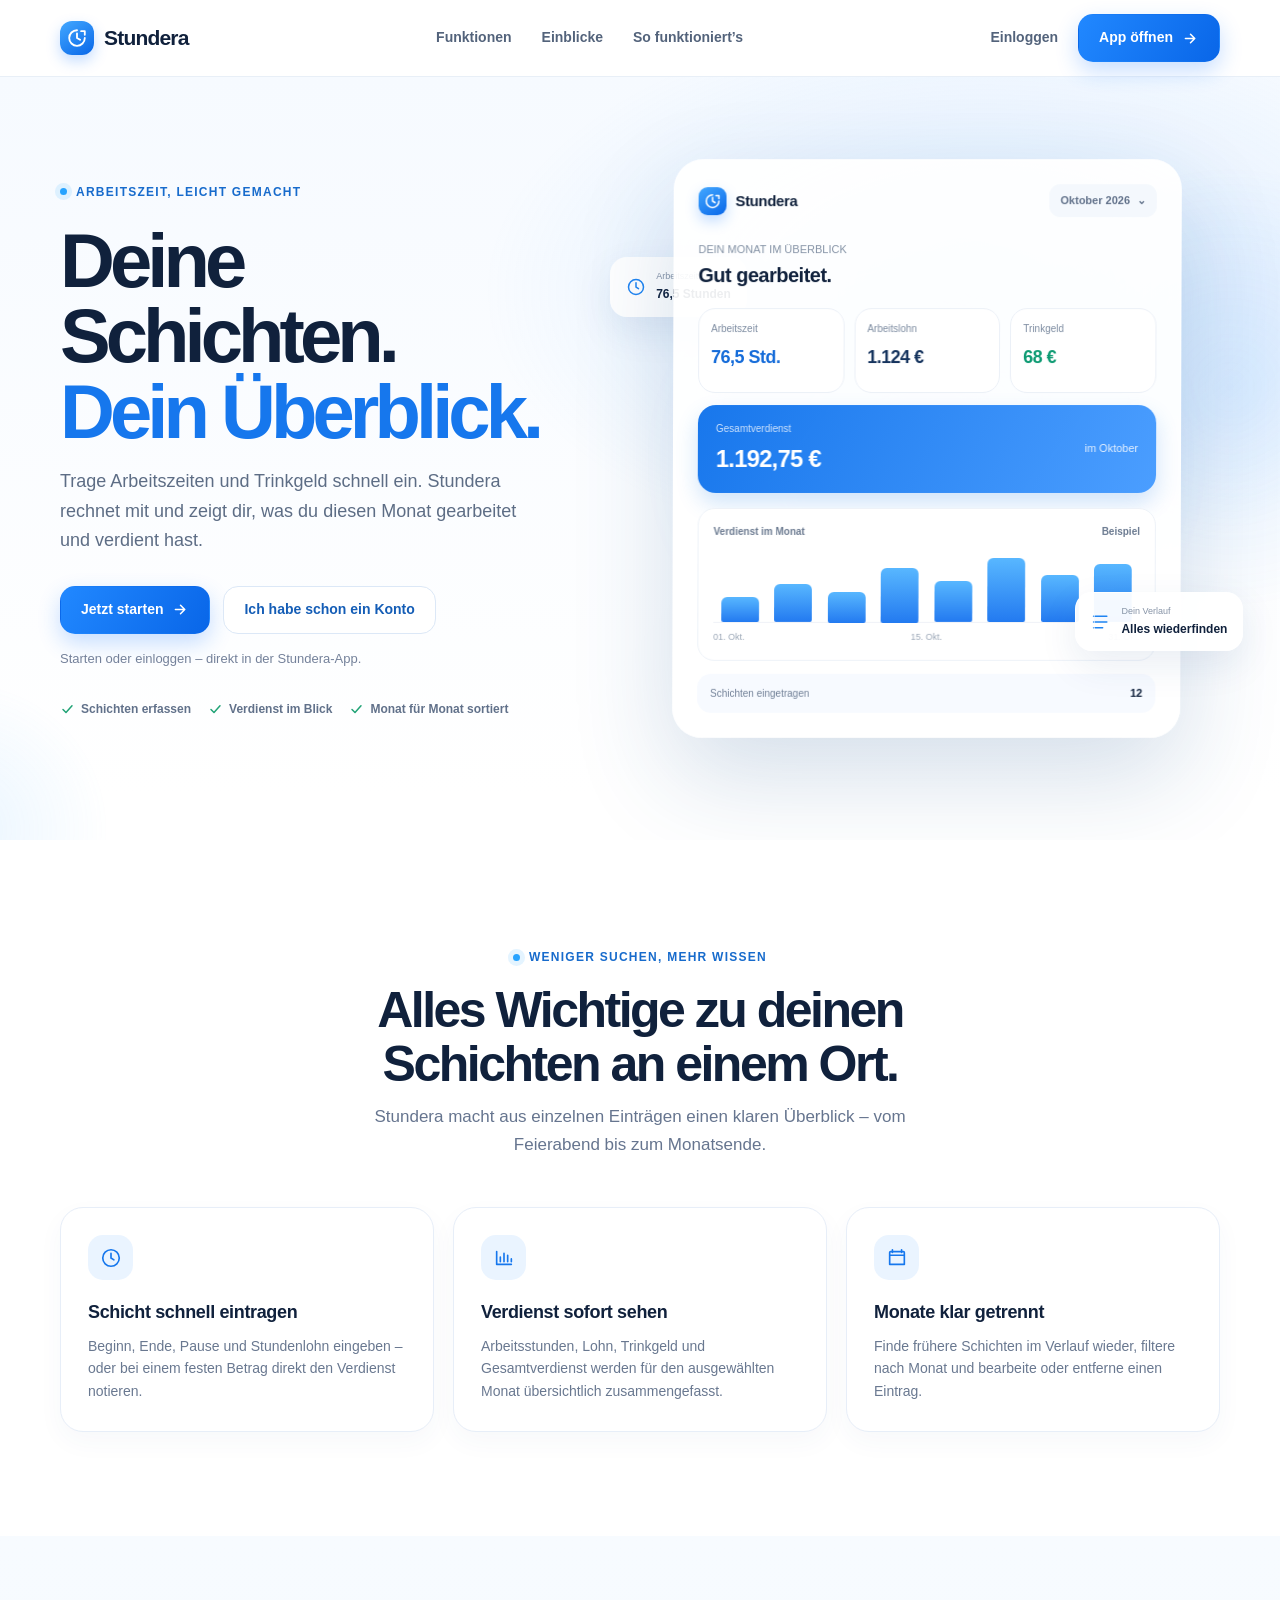
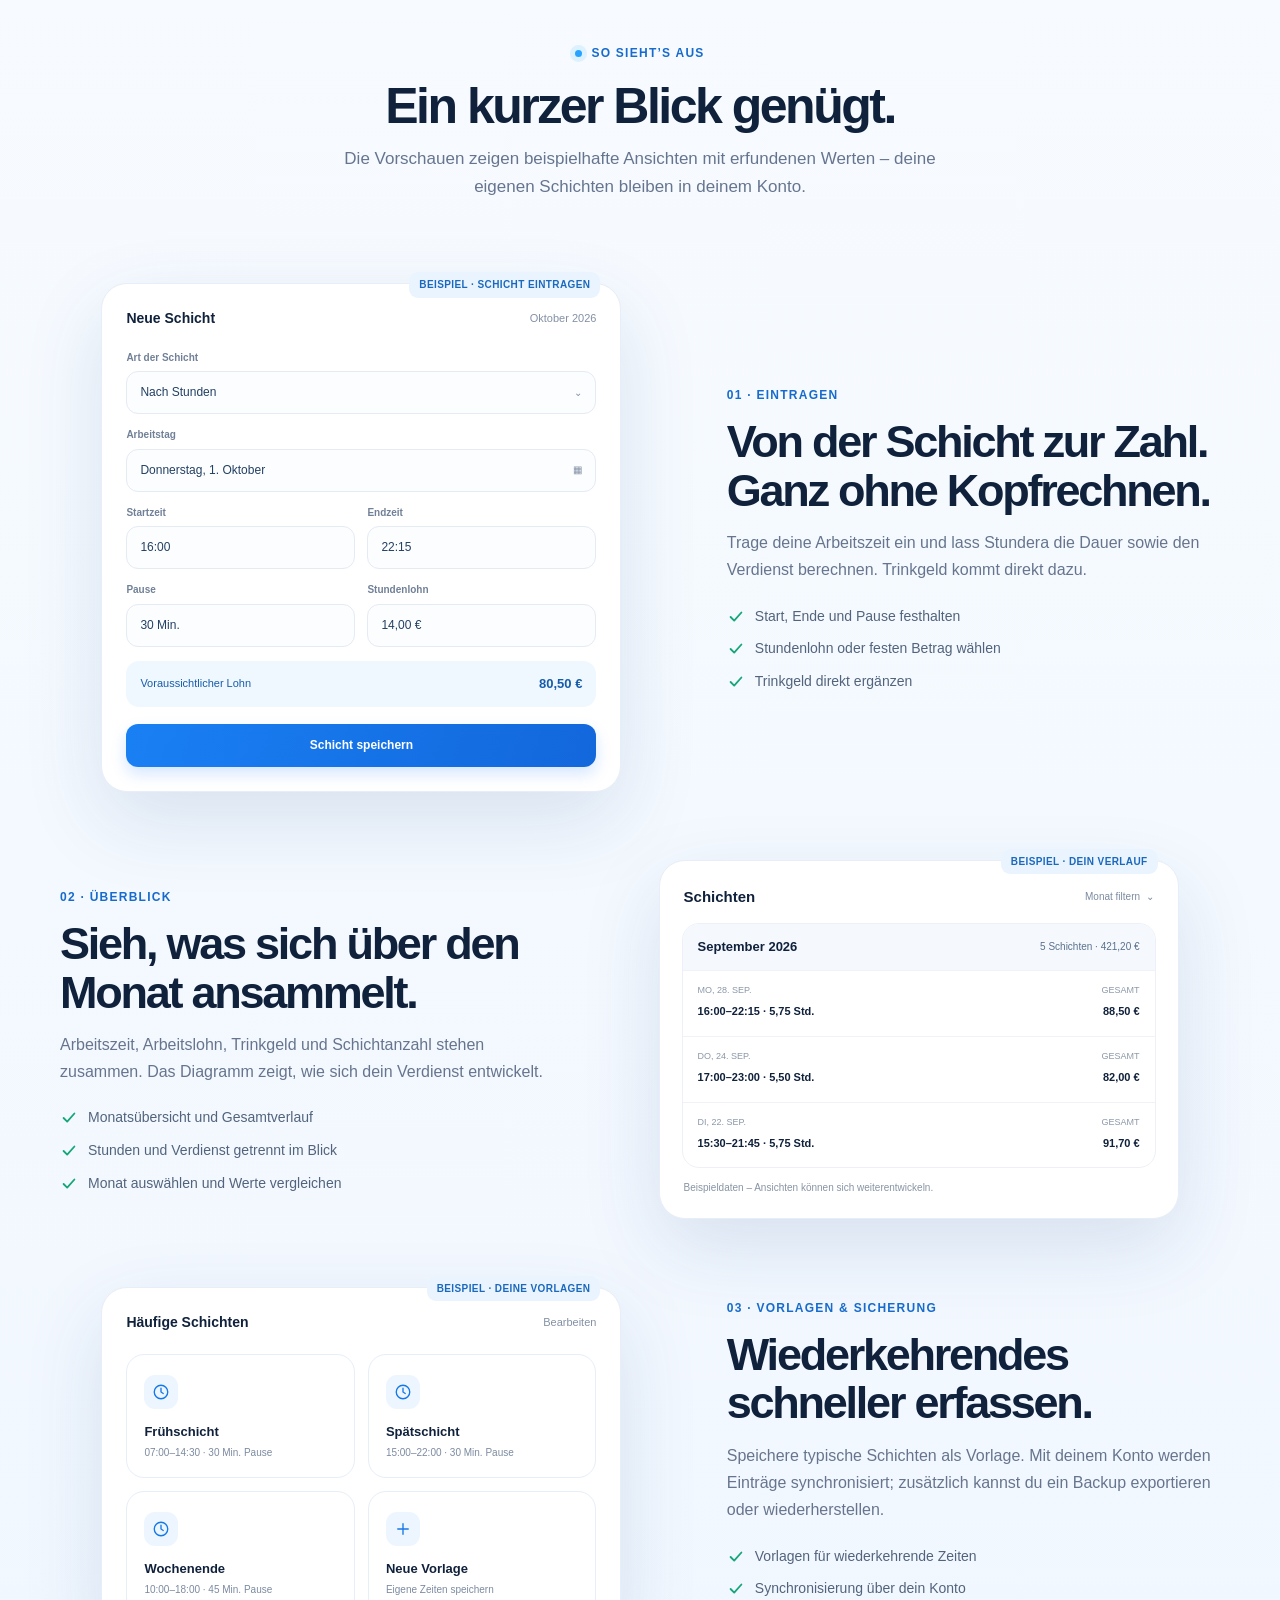
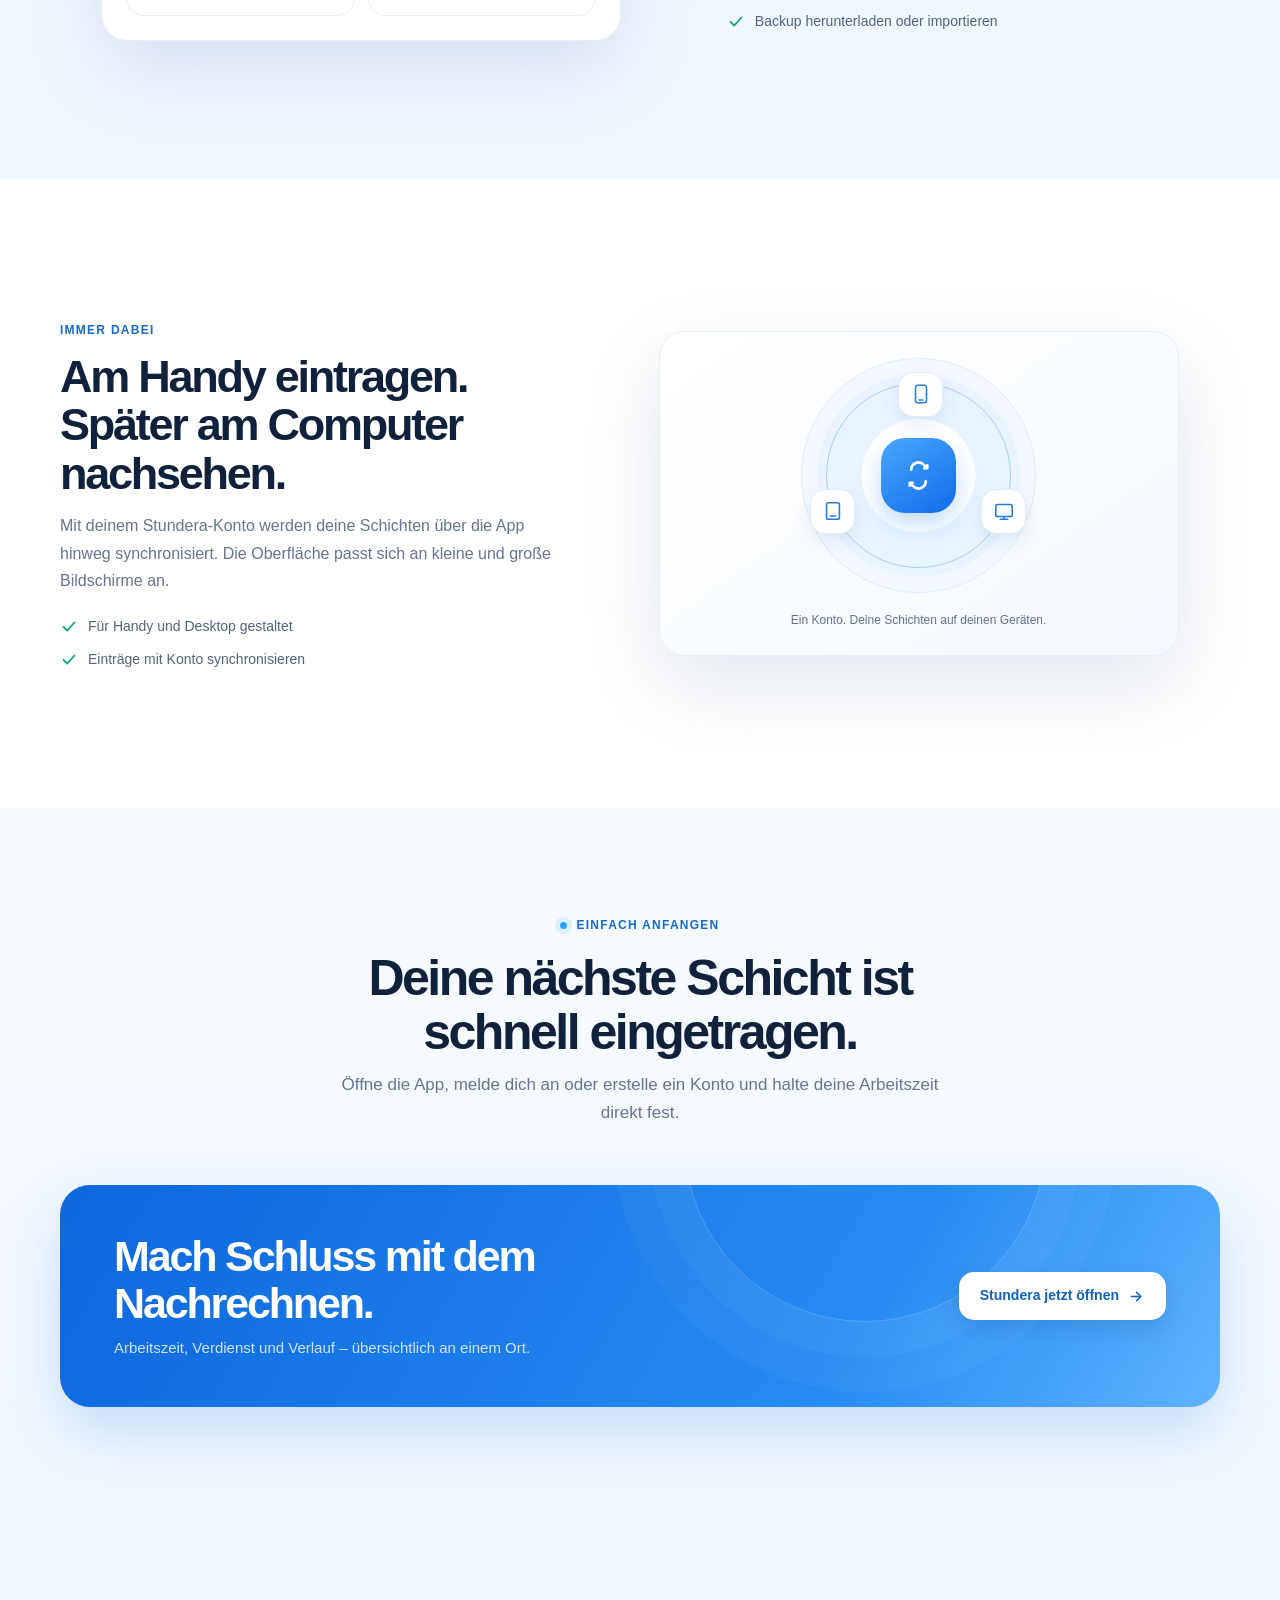
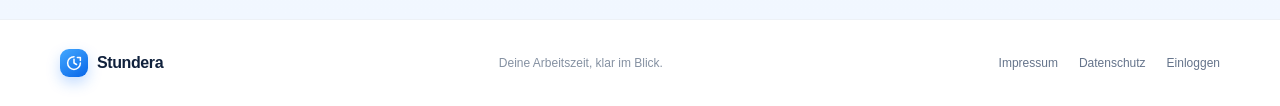
<file: index.html>
<!doctype html>
<html lang="de">
<head>
  <meta charset="utf-8">
  <meta name="viewport" content="width=device-width, initial-scale=1, viewport-fit=cover">
  <meta name="theme-color" content="#f6faff">
  <meta name="description" content="Mit Stundera hältst du Schichten, Arbeitszeit, Lohn und Trinkgeld einfach fest. Sieh deinen Verdienst auf einen Blick und finde jeden Monat wieder.">
  <link rel="icon" type="image/png" sizes="192x192" href="icon-192.png">
  <link rel="apple-touch-icon" sizes="180x180" href="icon-180.png">
  <link rel="manifest" href="manifest.webmanifest">
  <link rel="stylesheet" href="site.css">
  <script>document.documentElement.classList.add('js-motion');</script>
  <title>Stundera – Arbeitszeit einfach im Blick</title>
</head>
<body>
<a class="skip-link" href="#main">Zum Inhalt</a>
<header class="site-header">
  <div class="container nav-wrap">
    <a class="brand" href="/" aria-label="Stundera – Startseite">
      <span class="brand-mark" aria-hidden="true"><svg viewBox="0 0 24 24" fill="none"><path d="M12 3.5a8.5 8.5 0 1 0 8.5 8.5" stroke="currentColor" stroke-width="2" stroke-linecap="round"/><path d="M12 7v5l3.4 2" stroke="currentColor" stroke-width="2" stroke-linecap="round" stroke-linejoin="round"/><path d="M16.5 4.5h4v4" stroke="currentColor" stroke-width="2" stroke-linecap="round" stroke-linejoin="round"/></svg></span>
      <span>Stundera</span>
    </a>
    <nav class="main-nav" aria-label="Hauptnavigation">
      <a href="#funktionen">Funktionen</a>
      <a href="#einblicke">Einblicke</a>
      <a href="#so-gehts">So funktioniert’s</a>
    </nav>
    <div class="nav-actions">
      <a class="login-link" href="https://app.stundera.de/">Einloggen</a>
      <a class="button button-primary" href="https://app.stundera.de/">App öffnen <svg viewBox="0 0 20 20" fill="none" aria-hidden="true"><path d="M4 10h11M10 5l5 5-5 5" stroke="currentColor" stroke-width="1.8" stroke-linecap="round" stroke-linejoin="round"/></svg></a>
    </div>
    <button class="menu-toggle" type="button" aria-label="Menü öffnen" aria-expanded="false" aria-controls="mobile-menu"><svg viewBox="0 0 24 24" fill="none" aria-hidden="true"><path d="M4 7h16M4 12h16M4 17h16" stroke="currentColor" stroke-width="1.8" stroke-linecap="round"/></svg></button>
  </div>
  <nav id="mobile-menu" class="mobile-menu container" aria-label="Mobile Navigation" hidden>
    <a href="#funktionen">Funktionen</a><a href="#einblicke">Einblicke</a><a href="#so-gehts">So funktioniert’s</a>
    <a class="button button-primary" href="https://app.stundera.de/">Jetzt Stundera öffnen</a>
  </nav>
</header>
<main id="main">
  <section class="hero">
    <div class="container hero-grid">
      <div class="hero-copy reveal">
        <span class="eyebrow"><span class="eyebrow-dot"></span>Arbeitszeit, leicht gemacht</span>
        <h1>Deine Schichten.<br><span>Dein Überblick.</span></h1>
        <p>Trage Arbeitszeiten und Trinkgeld schnell ein. Stundera rechnet mit und zeigt dir, was du diesen Monat gearbeitet und verdient hast.</p>
        <div class="hero-actions">
          <a class="button button-primary" href="https://app.stundera.de/">Jetzt starten <svg viewBox="0 0 20 20" fill="none" aria-hidden="true"><path d="M4 10h11M10 5l5 5-5 5" stroke="currentColor" stroke-width="1.8" stroke-linecap="round" stroke-linejoin="round"/></svg></a>
          <a class="button button-secondary" href="https://app.stundera.de/">Ich habe schon ein Konto</a>
        </div>
        <p class="hero-note">Starten oder einloggen – direkt in der Stundera-App.</p>
        <div class="hero-points" aria-label="Das bietet Stundera">
          <span><svg viewBox="0 0 20 20" fill="none" aria-hidden="true"><path d="m4 10 4 4 8-9" stroke="currentColor" stroke-width="2" stroke-linecap="round" stroke-linejoin="round"/></svg>Schichten erfassen</span>
          <span><svg viewBox="0 0 20 20" fill="none" aria-hidden="true"><path d="m4 10 4 4 8-9" stroke="currentColor" stroke-width="2" stroke-linecap="round" stroke-linejoin="round"/></svg>Verdienst im Blick</span>
          <span><svg viewBox="0 0 20 20" fill="none" aria-hidden="true"><path d="m4 10 4 4 8-9" stroke="currentColor" stroke-width="2" stroke-linecap="round" stroke-linejoin="round"/></svg>Monat für Monat sortiert</span>
        </div>
      </div>
      <div class="hero-visual reveal delay-1" role="img" aria-label="Beispielansicht der Stundera-Übersicht mit Arbeitsstunden, Verdienst und Monatsdiagramm">
        <div class="hero-glow"></div>
        <div class="floating-chip chip-one"><svg viewBox="0 0 24 24" fill="none" aria-hidden="true"><circle cx="12" cy="12" r="9" stroke="currentColor" stroke-width="1.8"/><path d="M12 7v5l3 2" stroke="currentColor" stroke-width="1.8" stroke-linecap="round"/></svg><span><small>Arbeitszeit</small><strong>76,5 Stunden</strong></span></div>
        <div class="dashboard-preview">
          <div class="demo-top"><div class="demo-brand"><span class="brand-mark"><svg viewBox="0 0 24 24" fill="none" aria-hidden="true"><path d="M12 3.5a8.5 8.5 0 1 0 8.5 8.5" stroke="currentColor" stroke-width="2" stroke-linecap="round"/><path d="M12 7v5l3.4 2" stroke="currentColor" stroke-width="2" stroke-linecap="round" stroke-linejoin="round"/><path d="M16.5 4.5h4v4" stroke="currentColor" stroke-width="2" stroke-linecap="round" stroke-linejoin="round"/></svg></span>Stundera</div><div class="demo-month">Oktober 2026 <span>⌄</span></div></div>
          <div class="demo-greeting">DEIN MONAT IM ÜBERBLICK</div><div class="demo-title">Gut gearbeitet.</div>
          <div class="demo-stats"><div class="demo-stat"><small>Arbeitszeit</small><strong>76,5 Std.</strong></div><div class="demo-stat"><small>Arbeitslohn</small><strong>1.124 €</strong></div><div class="demo-stat"><small>Trinkgeld</small><strong>68 €</strong></div></div>
          <div class="demo-total"><span><small>Gesamtverdienst</small><strong>1.192,75 €</strong></span><span class="period">im Oktober</span></div>
          <div class="demo-chart"><div class="demo-chart-head"><span>Verdienst im Monat</span><span>Beispiel</span></div><div class="chart-area" aria-hidden="true"><i class="chart-bar"></i><i class="chart-bar"></i><i class="chart-bar"></i><i class="chart-bar"></i><i class="chart-bar"></i><i class="chart-bar"></i><i class="chart-bar"></i><i class="chart-bar"></i></div><div class="demo-chart-foot"><span>01. Okt.</span><span>15. Okt.</span><span>31. Okt.</span></div></div>
          <div class="demo-shifts"><span>Schichten eingetragen</span><strong>12</strong></div>
        </div>
        <div class="floating-chip chip-two"><svg viewBox="0 0 24 24" fill="none" aria-hidden="true"><path d="M5 5h14M5 12h14M5 19h9" stroke="currentColor" stroke-width="1.8" stroke-linecap="round"/><circle cx="3" cy="5" r=".8" fill="currentColor"/><circle cx="3" cy="12" r=".8" fill="currentColor"/><circle cx="3" cy="19" r=".8" fill="currentColor"/></svg><span><small>Dein Verlauf</small><strong>Alles wiederfinden</strong></span></div>
      </div>
    </div>
  </section>

  <section id="funktionen" class="section">
    <div class="container">
      <div class="section-heading reveal">
        <span class="eyebrow"><span class="eyebrow-dot"></span>Weniger suchen, mehr wissen</span>
        <h2>Alles Wichtige zu deinen Schichten an einem Ort.</h2>
        <p>Stundera macht aus einzelnen Einträgen einen klaren Überblick – vom Feierabend bis zum Monatsende.</p>
      </div>
      <div class="feature-grid">
        <article class="feature-card reveal"><span class="feature-icon"><svg viewBox="0 0 24 24" fill="none" aria-hidden="true"><circle cx="12" cy="12" r="9" stroke="currentColor" stroke-width="1.8"/><path d="M12 7v5l3.2 2" stroke="currentColor" stroke-width="1.8" stroke-linecap="round"/></svg></span><h3>Schicht schnell eintragen</h3><p>Beginn, Ende, Pause und Stundenlohn eingeben – oder bei einem festen Betrag direkt den Verdienst notieren.</p></article>
        <article class="feature-card reveal delay-1"><span class="feature-icon"><svg viewBox="0 0 24 24" fill="none" aria-hidden="true"><path d="M4 19V5m0 14h16M8 16v-5m4 5V7m4 9V9m4 7v-3" stroke="currentColor" stroke-width="1.8" stroke-linecap="round" stroke-linejoin="round"/></svg></span><h3>Verdienst sofort sehen</h3><p>Arbeitsstunden, Lohn, Trinkgeld und Gesamtverdienst werden für den ausgewählten Monat übersichtlich zusammengefasst.</p></article>
        <article class="feature-card reveal delay-2"><span class="feature-icon"><svg viewBox="0 0 24 24" fill="none" aria-hidden="true"><path d="M7 3v3m10-3v3M4 9h16M5 5h14a1 1 0 0 1 1 1v13H4V6a1 1 0 0 1 1-1Z" stroke="currentColor" stroke-width="1.8" stroke-linecap="round" stroke-linejoin="round"/></svg></span><h3>Monate klar getrennt</h3><p>Finde frühere Schichten im Verlauf wieder, filtere nach Monat und bearbeite oder entferne einen Eintrag.</p></article>
      </div>
    </div>
  </section>

  <section id="einblicke" class="section section-soft">
    <div class="container">
      <div class="section-heading reveal">
        <span class="eyebrow"><span class="eyebrow-dot"></span>So sieht’s aus</span>
        <h2>Ein kurzer Blick genügt.</h2>
        <p>Die Vorschauen zeigen beispielhafte Ansichten mit erfundenen Werten – deine eigenen Schichten bleiben in deinem Konto.</p>
      </div>
      <div class="showcase reveal">
        <div class="showcase-copy">
          <span class="eyebrow">01 · EINTRAGEN</span>
          <h3>Von der Schicht zur Zahl. Ganz ohne Kopfrechnen.</h3>
          <p>Trage deine Arbeitszeit ein und lass Stundera die Dauer sowie den Verdienst berechnen. Trinkgeld kommt direkt dazu.</p>
          <ul class="showcase-points">
            <li><svg viewBox="0 0 20 20" fill="none" aria-hidden="true"><path d="m4 10 4 4 8-9" stroke="currentColor" stroke-width="2" stroke-linecap="round" stroke-linejoin="round"/></svg>Start, Ende und Pause festhalten</li>
            <li><svg viewBox="0 0 20 20" fill="none" aria-hidden="true"><path d="m4 10 4 4 8-9" stroke="currentColor" stroke-width="2" stroke-linecap="round" stroke-linejoin="round"/></svg>Stundenlohn oder festen Betrag wählen</li>
            <li><svg viewBox="0 0 20 20" fill="none" aria-hidden="true"><path d="m4 10 4 4 8-9" stroke="currentColor" stroke-width="2" stroke-linecap="round" stroke-linejoin="round"/></svg>Trinkgeld direkt ergänzen</li>
          </ul>
        </div>
        <div class="showcase-visual">
          <div class="mock-form" role="img" aria-label="Beispielansicht zum Eintragen einer Spätschicht">
            <span class="mock-caption">BEISPIEL · SCHICHT EINTRAGEN</span>
            <div class="mock-window-top"><strong>Neue Schicht</strong><span>Oktober 2026</span></div>
            <label class="mock-label">Art der Schicht</label><div class="mock-input">Nach Stunden <em>⌄</em></div>
            <label class="mock-label">Arbeitstag</label><div class="mock-input">Donnerstag, 1. Oktober <em>▦</em></div>
            <div class="mock-input-row"><div><label class="mock-label">Startzeit</label><div class="mock-input">16:00</div></div><div><label class="mock-label">Endzeit</label><div class="mock-input">22:15</div></div></div>
            <div class="mock-input-row"><div><label class="mock-label">Pause</label><div class="mock-input">30 Min.</div></div><div><label class="mock-label">Stundenlohn</label><div class="mock-input">14,00 €</div></div></div>
            <div class="mock-result"><span>Voraussichtlicher Lohn</span><strong>80,50 €</strong></div>
            <div class="mock-save">Schicht speichern</div>
          </div>
        </div>
      </div>

      <div class="showcase reveal" id="so-gehts">
        <div class="showcase-copy">
          <span class="eyebrow">02 · ÜBERBLICK</span>
          <h3>Sieh, was sich über den Monat ansammelt.</h3>
          <p>Arbeitszeit, Arbeitslohn, Trinkgeld und Schichtanzahl stehen zusammen. Das Diagramm zeigt, wie sich dein Verdienst entwickelt.</p>
          <ul class="showcase-points">
            <li><svg viewBox="0 0 20 20" fill="none" aria-hidden="true"><path d="m4 10 4 4 8-9" stroke="currentColor" stroke-width="2" stroke-linecap="round" stroke-linejoin="round"/></svg>Monatsübersicht und Gesamtverlauf</li>
            <li><svg viewBox="0 0 20 20" fill="none" aria-hidden="true"><path d="m4 10 4 4 8-9" stroke="currentColor" stroke-width="2" stroke-linecap="round" stroke-linejoin="round"/></svg>Stunden und Verdienst getrennt im Blick</li>
            <li><svg viewBox="0 0 20 20" fill="none" aria-hidden="true"><path d="m4 10 4 4 8-9" stroke="currentColor" stroke-width="2" stroke-linecap="round" stroke-linejoin="round"/></svg>Monat auswählen und Werte vergleichen</li>
          </ul>
        </div>
        <div class="showcase-visual">
          <div class="mock-history" role="img" aria-label="Beispielansicht des nach Monaten sortierten Schichtverlaufs">
            <span class="mock-caption">BEISPIEL · DEIN VERLAUF</span>
            <div class="mock-history-head"><strong>Schichten</strong><span>Monat filtern&nbsp; ⌄</span></div>
            <div class="mock-month">
              <div class="mock-month-title"><strong>September 2026</strong><span>5 Schichten · 421,20 €</span></div>
              <div class="mock-row"><div><small>MO, 28. SEP.</small><strong>16:00–22:15 · 5,75 Std.</strong></div><div class="right"><small>GESAMT</small><strong>88,50 €</strong></div></div>
              <div class="mock-row"><div><small>DO, 24. SEP.</small><strong>17:00–23:00 · 5,50 Std.</strong></div><div class="right"><small>GESAMT</small><strong>82,00 €</strong></div></div>
              <div class="mock-row"><div><small>DI, 22. SEP.</small><strong>15:30–21:45 · 5,75 Std.</strong></div><div class="right"><small>GESAMT</small><strong>91,70 €</strong></div></div>
            </div>
            <p style="margin:12px 2px 0;color:#8794a5;font-size:10px">Beispieldaten – Ansichten können sich weiterentwickeln.</p>
          </div>
        </div>
      </div>

      <div class="showcase reveal">
        <div class="showcase-copy">
          <span class="eyebrow">03 · VORLAGEN &amp; SICHERUNG</span>
          <h3>Wiederkehrendes schneller erfassen.</h3>
          <p>Speichere typische Schichten als Vorlage. Mit deinem Konto werden Einträge synchronisiert; zusätzlich kannst du ein Backup exportieren oder wiederherstellen.</p>
          <ul class="showcase-points">
            <li><svg viewBox="0 0 20 20" fill="none" aria-hidden="true"><path d="m4 10 4 4 8-9" stroke="currentColor" stroke-width="2" stroke-linecap="round" stroke-linejoin="round"/></svg>Vorlagen für wiederkehrende Zeiten</li>
            <li><svg viewBox="0 0 20 20" fill="none" aria-hidden="true"><path d="m4 10 4 4 8-9" stroke="currentColor" stroke-width="2" stroke-linecap="round" stroke-linejoin="round"/></svg>Synchronisierung über dein Konto</li>
            <li><svg viewBox="0 0 20 20" fill="none" aria-hidden="true"><path d="m4 10 4 4 8-9" stroke="currentColor" stroke-width="2" stroke-linecap="round" stroke-linejoin="round"/></svg>Backup herunterladen oder importieren</li>
          </ul>
        </div>
        <div class="showcase-visual">
          <div class="mock-templates" role="img" aria-label="Beispielansicht von gespeicherten Schichtvorlagen">
            <span class="mock-caption">BEISPIEL · DEINE VORLAGEN</span>
            <div class="mock-window-top"><strong>Häufige Schichten</strong><span>Bearbeiten</span></div>
            <div class="mock-template-wrap">
              <div class="template-card"><span class="template-icon"><svg viewBox="0 0 24 24" fill="none" aria-hidden="true"><circle cx="12" cy="12" r="9" stroke="currentColor" stroke-width="1.8"/><path d="M12 7v5l3 2" stroke="currentColor" stroke-width="1.8" stroke-linecap="round"/></svg></span><strong>Frühschicht</strong><span>07:00–14:30 · 30 Min. Pause</span></div>
              <div class="template-card"><span class="template-icon"><svg viewBox="0 0 24 24" fill="none" aria-hidden="true"><circle cx="12" cy="12" r="9" stroke="currentColor" stroke-width="1.8"/><path d="M12 7v5l3 2" stroke="currentColor" stroke-width="1.8" stroke-linecap="round"/></svg></span><strong>Spätschicht</strong><span>15:00–22:00 · 30 Min. Pause</span></div>
              <div class="template-card"><span class="template-icon"><svg viewBox="0 0 24 24" fill="none" aria-hidden="true"><circle cx="12" cy="12" r="9" stroke="currentColor" stroke-width="1.8"/><path d="M12 7v5l3 2" stroke="currentColor" stroke-width="1.8" stroke-linecap="round"/></svg></span><strong>Wochenende</strong><span>10:00–18:00 · 45 Min. Pause</span></div>
              <div class="template-card"><span class="template-icon"><svg viewBox="0 0 24 24" fill="none" aria-hidden="true"><path d="M12 5v14M5 12h14" stroke="currentColor" stroke-width="1.8" stroke-linecap="round"/></svg></span><strong>Neue Vorlage</strong><span>Eigene Zeiten speichern</span></div>
            </div>
          </div>
        </div>
      </div>
    </div>
  </section>

  <section class="section" aria-labelledby="sync-heading">
    <div class="container showcase">
      <div class="showcase-copy reveal">
        <span class="eyebrow">IMMER DABEI</span>
        <h3 id="sync-heading">Am Handy eintragen. Später am Computer nachsehen.</h3>
        <p>Mit deinem Stundera-Konto werden deine Schichten über die App hinweg synchronisiert. Die Oberfläche passt sich an kleine und große Bildschirme an.</p>
        <ul class="showcase-points">
          <li><svg viewBox="0 0 20 20" fill="none" aria-hidden="true"><path d="m4 10 4 4 8-9" stroke="currentColor" stroke-width="2" stroke-linecap="round" stroke-linejoin="round"/></svg>Für Handy und Desktop gestaltet</li>
          <li><svg viewBox="0 0 20 20" fill="none" aria-hidden="true"><path d="m4 10 4 4 8-9" stroke="currentColor" stroke-width="2" stroke-linecap="round" stroke-linejoin="round"/></svg>Einträge mit Konto synchronisieren</li>
        </ul>
      </div>
      <div class="showcase-visual reveal delay-1">
        <div class="sync-card" role="img" aria-label="Schematische Darstellung der Synchronisierung zwischen verschiedenen Geräten">
          <div class="sync-orbit">
            <span class="sync-device one"><svg viewBox="0 0 24 24" fill="none" aria-hidden="true"><rect x="6" y="2.5" width="12" height="19" rx="2.3" stroke="currentColor" stroke-width="1.7"/><path d="M10 18.5h4" stroke="currentColor" stroke-width="1.5" stroke-linecap="round"/></svg></span>
            <span class="sync-device two"><svg viewBox="0 0 24 24" fill="none" aria-hidden="true"><rect x="3" y="5" width="18" height="13" rx="2" stroke="currentColor" stroke-width="1.7"/><path d="M8 21h8m-4-3v3" stroke="currentColor" stroke-width="1.7" stroke-linecap="round"/></svg></span>
            <span class="sync-device three"><svg viewBox="0 0 24 24" fill="none" aria-hidden="true"><rect x="5" y="3" width="14" height="18" rx="2" stroke="currentColor" stroke-width="1.7"/><path d="M9 17.5h6" stroke="currentColor" stroke-width="1.5" stroke-linecap="round"/></svg></span>
            <span class="sync-center"><svg viewBox="0 0 24 24" fill="none" aria-hidden="true"><path d="M7 8a5 5 0 0 1 8.5-3.5L18 7m-2 0h2V5M17 16a5 5 0 0 1-8.5 3.5L6 17m2 0H6v2" stroke="currentColor" stroke-width="1.8" stroke-linecap="round" stroke-linejoin="round"/></svg></span>
          </div>
          <div class="sync-label">Ein Konto. Deine Schichten auf deinen Geräten.</div>
        </div>
      </div>
    </div>
  </section>

  <section class="section section-soft">
    <div class="container">
      <div class="section-heading reveal"><span class="eyebrow"><span class="eyebrow-dot"></span>Einfach anfangen</span><h2>Deine nächste Schicht ist schnell eingetragen.</h2><p>Öffne die App, melde dich an oder erstelle ein Konto und halte deine Arbeitszeit direkt fest.</p></div>
      <div class="closing"><div class="closing-card reveal"><div class="closing-copy"><h2>Mach Schluss mit dem Nachrechnen.</h2><p>Arbeitszeit, Verdienst und Verlauf – übersichtlich an einem Ort.</p></div><a class="button" href="https://app.stundera.de/">Stundera jetzt öffnen <svg viewBox="0 0 20 20" fill="none" aria-hidden="true"><path d="M4 10h11M10 5l5 5-5 5" stroke="currentColor" stroke-width="1.8" stroke-linecap="round" stroke-linejoin="round"/></svg></a></div></div>
    </div>
  </section>
</main>
<footer class="site-footer">
  <div class="container footer-row">
    <a class="footer-brand" href="/"><span class="brand-mark" aria-hidden="true"><svg viewBox="0 0 24 24" fill="none"><path d="M12 3.5a8.5 8.5 0 1 0 8.5 8.5" stroke="currentColor" stroke-width="2" stroke-linecap="round"/><path d="M12 7v5l3.4 2" stroke="currentColor" stroke-width="2" stroke-linecap="round" stroke-linejoin="round"/><path d="M16.5 4.5h4v4" stroke="currentColor" stroke-width="2" stroke-linecap="round" stroke-linejoin="round"/></svg></span>Stundera</a>
    <span class="footer-note">Deine Arbeitszeit, klar im Blick.</span>
    <nav class="footer-links" aria-label="Rechtliches"><a href="/impressum.html">Impressum</a><a href="/datenschutz.html">Datenschutz</a><a href="https://app.stundera.de/">Einloggen</a></nav>
  </div>
</footer>
<script>
  const toggle = document.querySelector('.menu-toggle');
  const mobileMenu = document.getElementById('mobile-menu');
  toggle.addEventListener('click', () => {
    const expanded = toggle.getAttribute('aria-expanded') === 'true';
    toggle.setAttribute('aria-expanded', String(!expanded));
    toggle.setAttribute('aria-label', expanded ? 'Menü öffnen' : 'Menü schließen');
    mobileMenu.hidden = expanded;
  });
  const revealItems = document.querySelectorAll('.reveal');
  if ('IntersectionObserver' in window && !window.matchMedia('(prefers-reduced-motion: reduce)').matches) {
    const observer = new IntersectionObserver((entries, currentObserver) => {
      entries.forEach(entry => {
        if (entry.isIntersecting) {
          entry.target.classList.add('is-visible');
          currentObserver.unobserve(entry.target);
        }
      });
    }, { threshold: 0.13, rootMargin: '0px 0px -30px 0px' });
    revealItems.forEach(item => observer.observe(item));
  } else {
    revealItems.forEach(item => item.classList.add('is-visible'));
  }
</script>
</body>
</html>
</file>
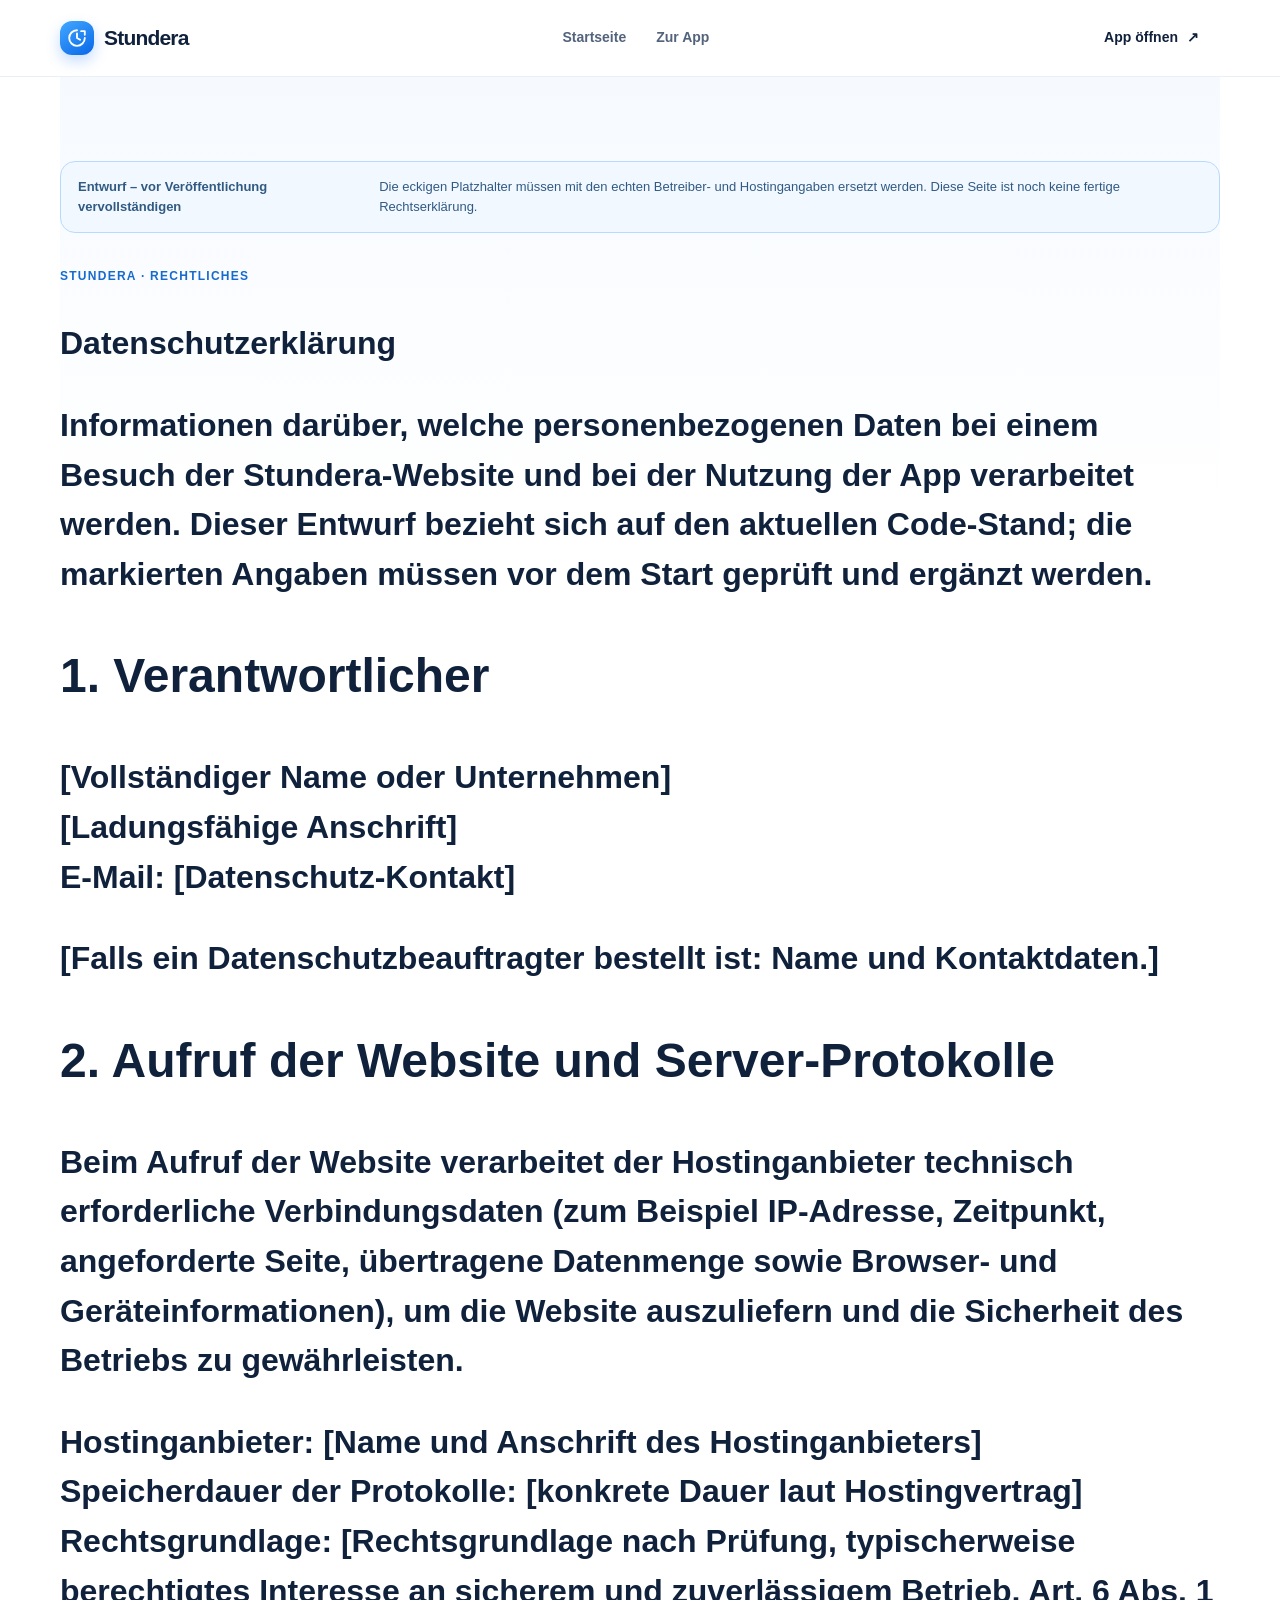
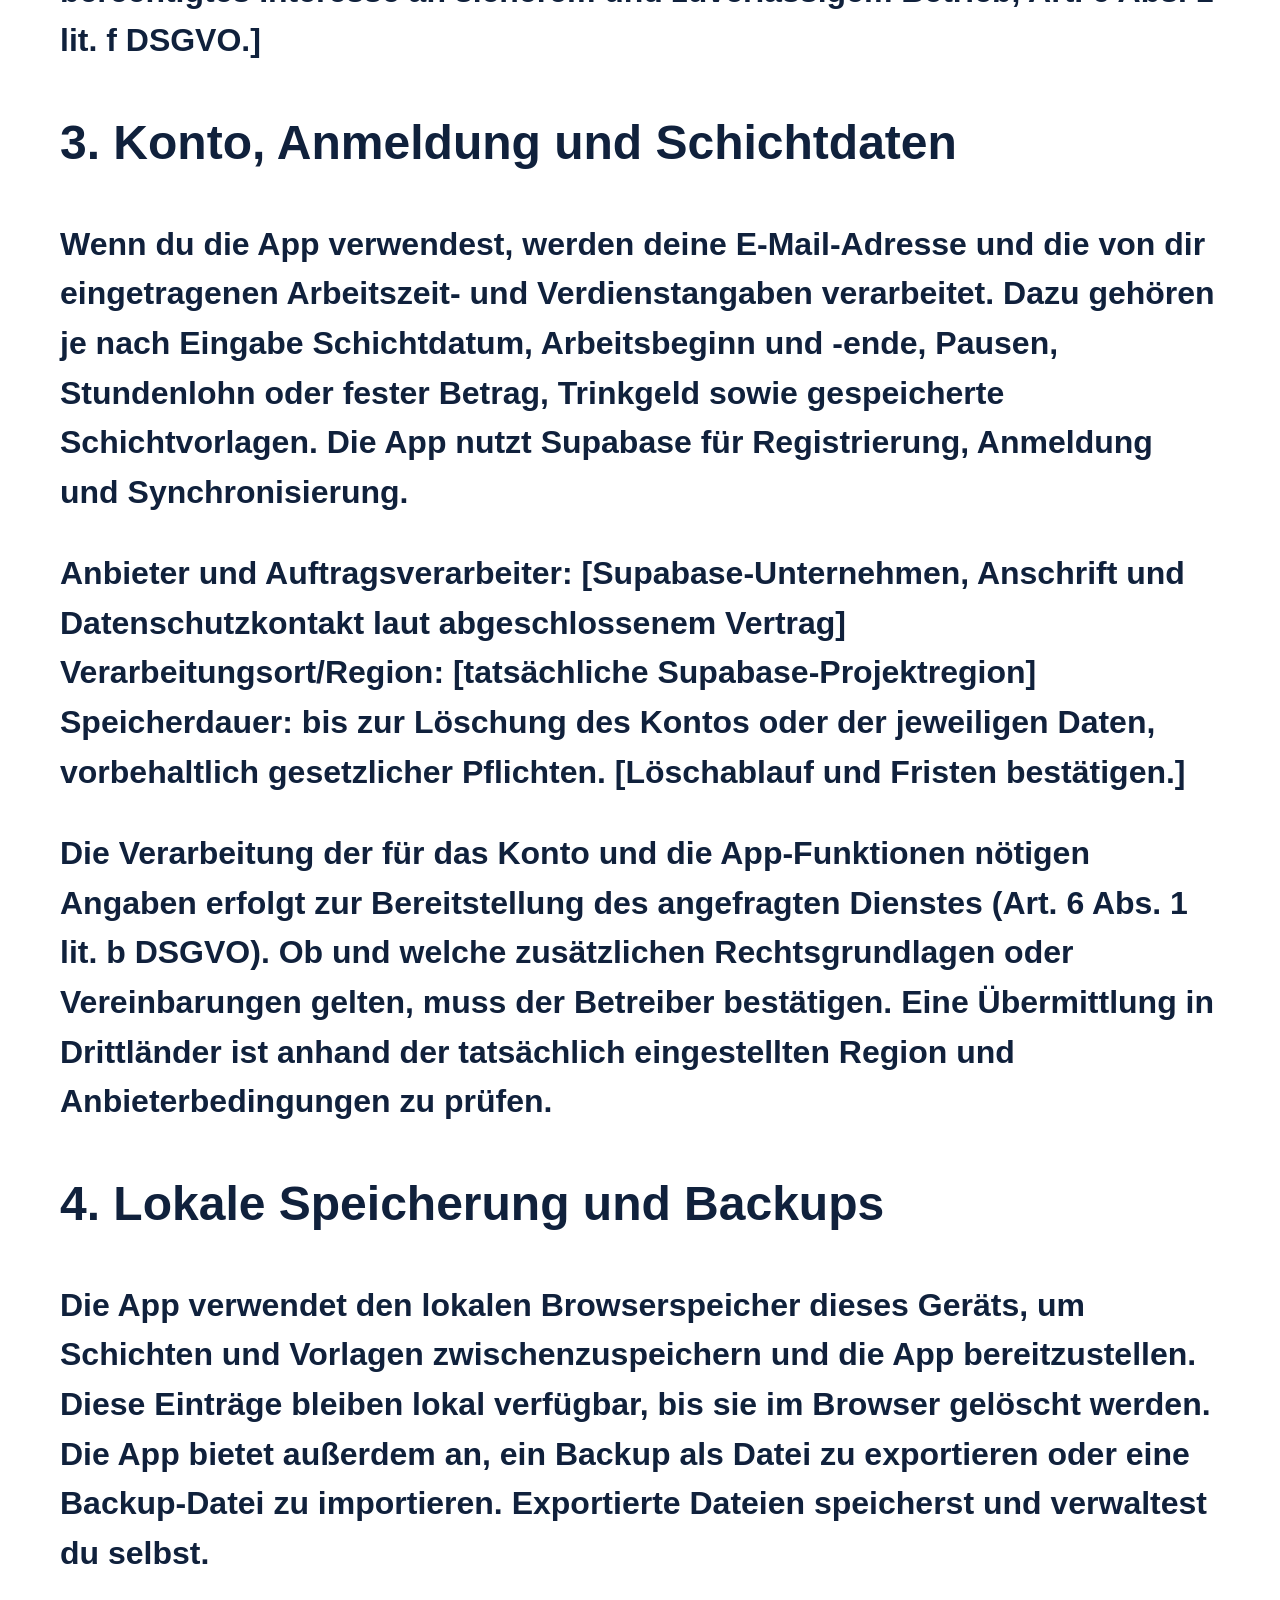
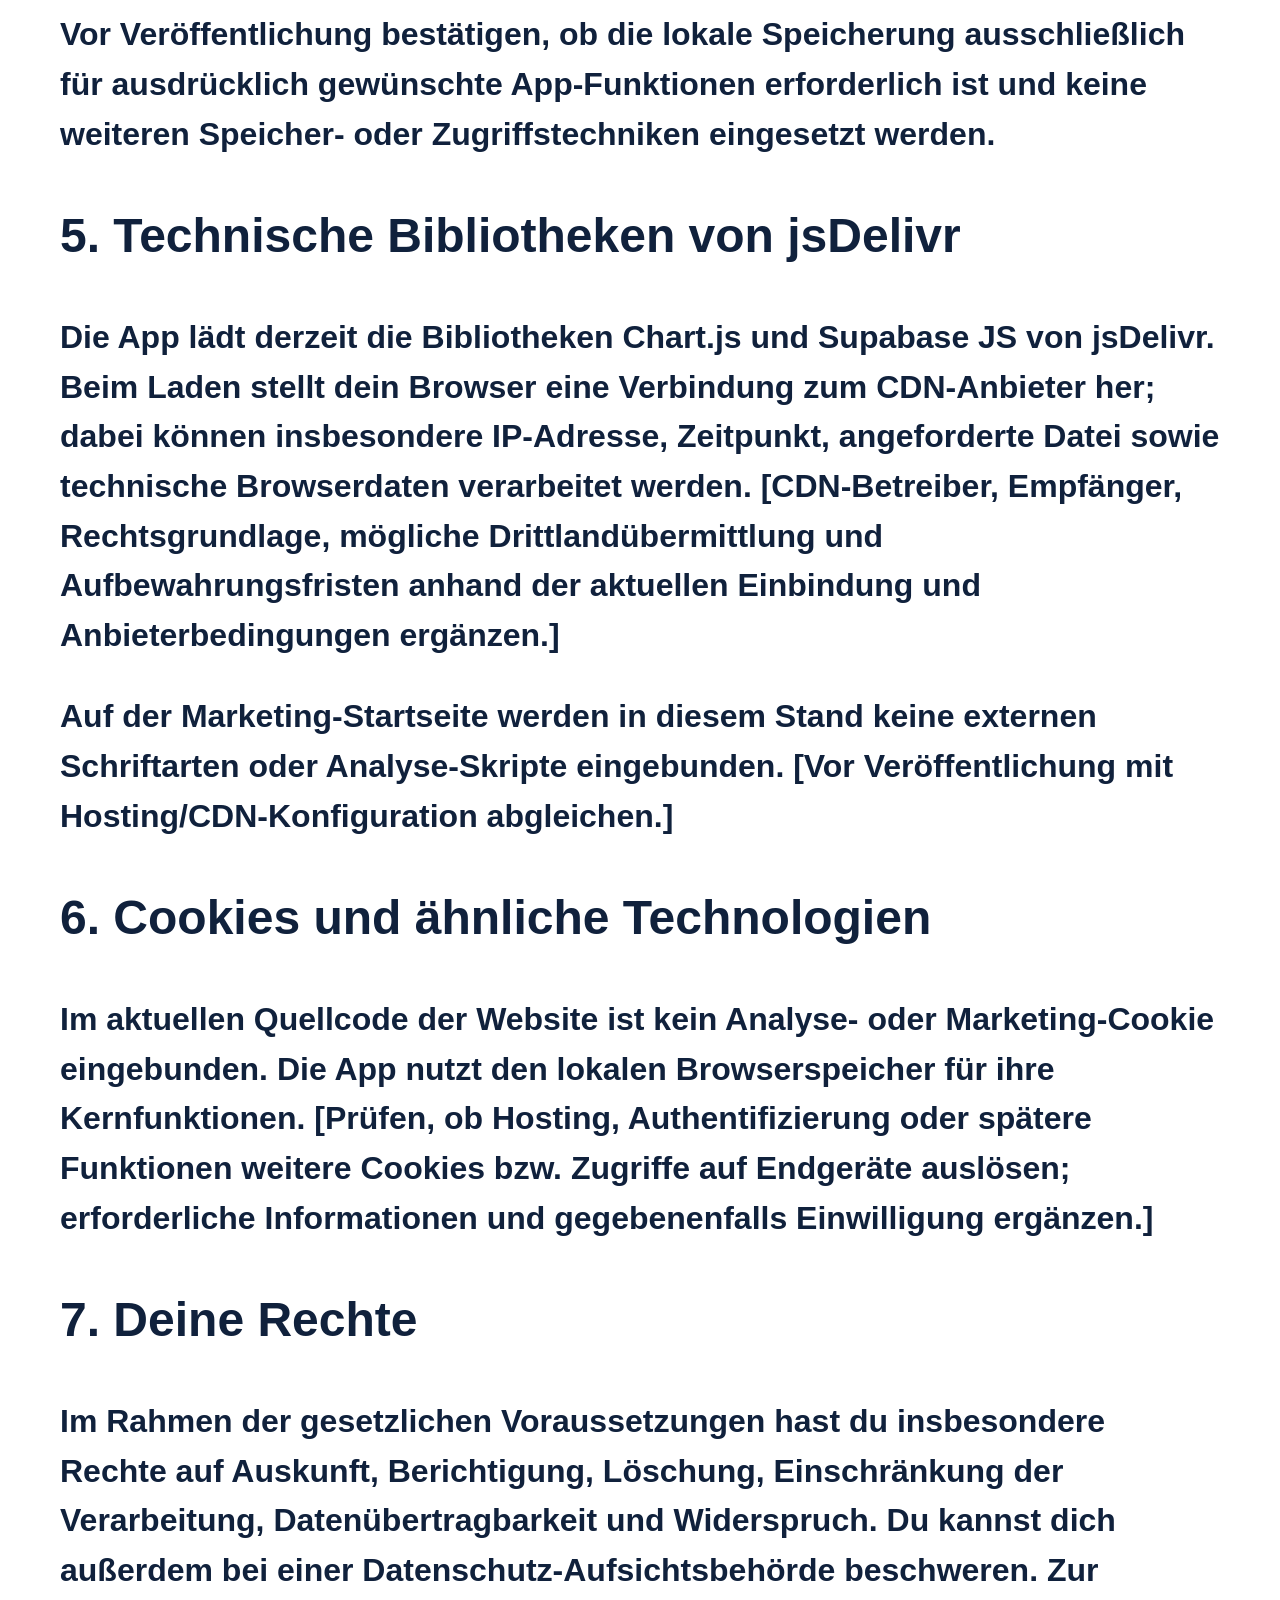
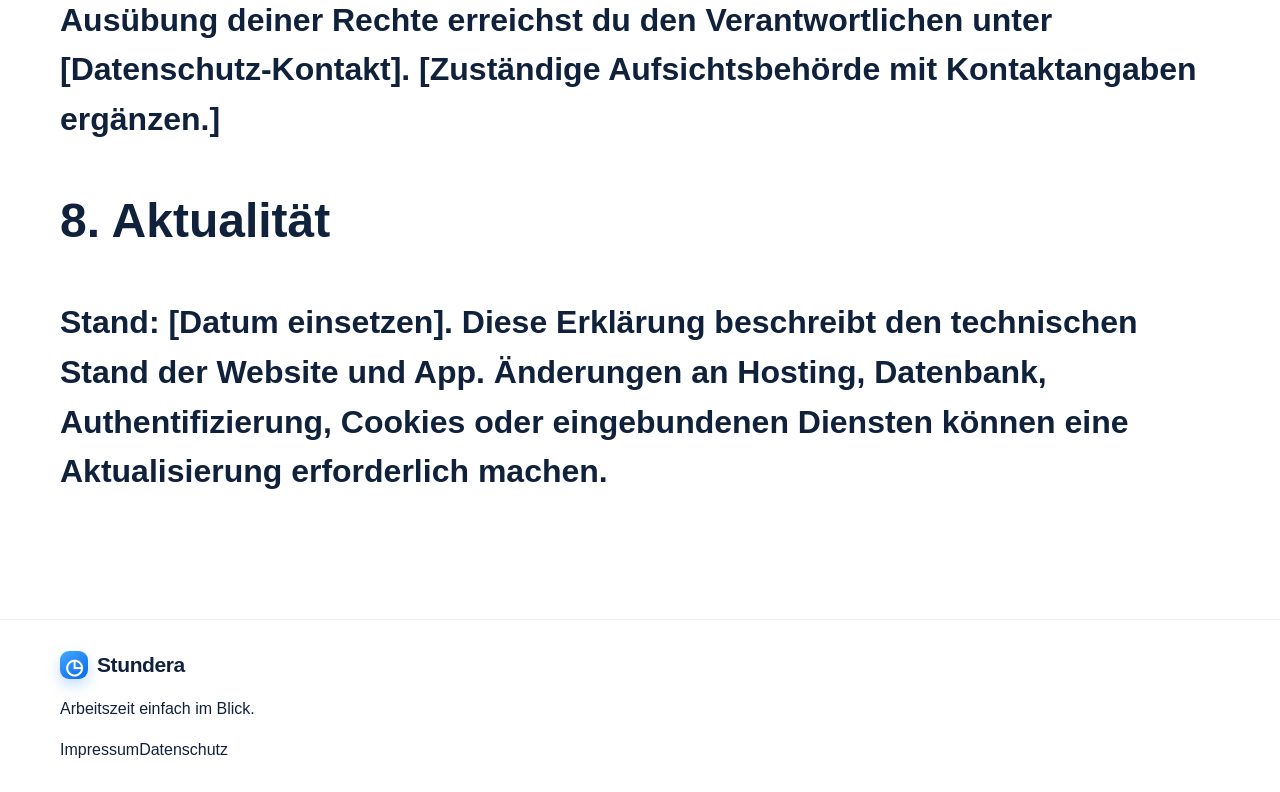
<file: datenschutz.html>
<!doctype html><html lang="de"><head><meta charset="utf-8"><meta name="viewport" content="width=device-width, initial-scale=1, viewport-fit=cover"><meta name="theme-color" content="#f6faff"><link rel="icon" type="image/png" sizes="192x192" href="icon-192.png"><link rel="stylesheet" href="site.css"><title>Datenschutzerklärung | Stundera</title></head><body><a class="skip-link" href="#main">Zum Inhalt</a>
<header class="site-header"><div class="container nav-wrap">
  <a class="brand" href="/" aria-label="Stundera Startseite"><span class="brand-mark" aria-hidden="true"><svg viewBox="0 0 24 24" fill="none"><path d="M12 3.5a8.5 8.5 0 1 0 8.5 8.5" stroke="currentColor" stroke-width="2" stroke-linecap="round"/><path d="M12 7v5l3.4 2" stroke="currentColor" stroke-width="2" stroke-linecap="round" stroke-linejoin="round"/><path d="M16.5 4.5h4v4" stroke="currentColor" stroke-width="2" stroke-linecap="round" stroke-linejoin="round"/></svg></span><span>Stundera</span></a>
  <nav class="main-nav" aria-label="Hauptnavigation"><a href="/">Startseite</a><a href="https://app.stundera.de/">Zur App</a></nav>
  <a class="button button-small" href="https://app.stundera.de/">App öffnen <span aria-hidden="true">↗</span></a>
</div></header><main id="main" class="container legal-page"><div class="legal-draft" role="note"><strong>Entwurf – vor Veröffentlichung vervollständigen</strong><span>Die eckigen Platzhalter müssen mit den echten Betreiber- und Hostingangaben ersetzt werden. Diese Seite ist noch keine fertige Rechtserklärung.</span></div><p class="eyebrow">STUNDERA · RECHTLICHES</p><h1>Datenschutzerklärung
<p>Informationen darüber, welche personenbezogenen Daten bei einem Besuch der Stundera-Website und bei der Nutzung der App verarbeitet werden. Dieser Entwurf bezieht sich auf den aktuellen Code-Stand; die markierten Angaben müssen vor dem Start geprüft und ergänzt werden.</p>
<section class="legal-card"><h2>1. Verantwortlicher</h2><p><strong>[Vollständiger Name oder Unternehmen]</strong><br>[Ladungsfähige Anschrift]<br>E-Mail: <a href="mailto:[Datenschutz-Kontakt]">[Datenschutz-Kontakt]</a></p><p>[Falls ein Datenschutzbeauftragter bestellt ist: Name und Kontaktdaten.]</p></section>
<section class="legal-card"><h2>2. Aufruf der Website und Server-Protokolle</h2><p>Beim Aufruf der Website verarbeitet der Hostinganbieter technisch erforderliche Verbindungsdaten (zum Beispiel IP-Adresse, Zeitpunkt, angeforderte Seite, übertragene Datenmenge sowie Browser- und Geräteinformationen), um die Website auszuliefern und die Sicherheit des Betriebs zu gewährleisten.</p><p>Hostinganbieter: <strong>[Name und Anschrift des Hostinganbieters]</strong><br>Speicherdauer der Protokolle: <strong>[konkrete Dauer laut Hostingvertrag]</strong><br>Rechtsgrundlage: [Rechtsgrundlage nach Prüfung, typischerweise berechtigtes Interesse an sicherem und zuverlässigem Betrieb, Art. 6 Abs. 1 lit. f DSGVO.]</p></section>
<section class="legal-card"><h2>3. Konto, Anmeldung und Schichtdaten</h2><p>Wenn du die App verwendest, werden deine E-Mail-Adresse und die von dir eingetragenen Arbeitszeit- und Verdienstangaben verarbeitet. Dazu gehören je nach Eingabe Schichtdatum, Arbeitsbeginn und -ende, Pausen, Stundenlohn oder fester Betrag, Trinkgeld sowie gespeicherte Schichtvorlagen. Die App nutzt Supabase für Registrierung, Anmeldung und Synchronisierung.</p><p>Anbieter und Auftragsverarbeiter: <strong>[Supabase-Unternehmen, Anschrift und Datenschutzkontakt laut abgeschlossenem Vertrag]</strong><br>Verarbeitungsort/Region: <strong>[tatsächliche Supabase-Projektregion]</strong><br>Speicherdauer: bis zur Löschung des Kontos oder der jeweiligen Daten, vorbehaltlich gesetzlicher Pflichten. <strong>[Löschablauf und Fristen bestätigen.]</strong></p><p>Die Verarbeitung der für das Konto und die App-Funktionen nötigen Angaben erfolgt zur Bereitstellung des angefragten Dienstes (Art. 6 Abs. 1 lit. b DSGVO). Ob und welche zusätzlichen Rechtsgrundlagen oder Vereinbarungen gelten, muss der Betreiber bestätigen. Eine Übermittlung in Drittländer ist anhand der tatsächlich eingestellten Region und Anbieterbedingungen zu prüfen.</p></section>
<section class="legal-card"><h2>4. Lokale Speicherung und Backups</h2><p>Die App verwendet den lokalen Browserspeicher dieses Geräts, um Schichten und Vorlagen zwischenzuspeichern und die App bereitzustellen. Diese Einträge bleiben lokal verfügbar, bis sie im Browser gelöscht werden. Die App bietet außerdem an, ein Backup als Datei zu exportieren oder eine Backup-Datei zu importieren. Exportierte Dateien speicherst und verwaltest du selbst.</p><p>Vor Veröffentlichung bestätigen, ob die lokale Speicherung ausschließlich für ausdrücklich gewünschte App-Funktionen erforderlich ist und keine weiteren Speicher- oder Zugriffstechniken eingesetzt werden.</p></section>
<section class="legal-card"><h2>5. Technische Bibliotheken von jsDelivr</h2><p>Die App lädt derzeit die Bibliotheken Chart.js und Supabase JS von jsDelivr. Beim Laden stellt dein Browser eine Verbindung zum CDN-Anbieter her; dabei können insbesondere IP-Adresse, Zeitpunkt, angeforderte Datei sowie technische Browserdaten verarbeitet werden. <strong>[CDN-Betreiber, Empfänger, Rechtsgrundlage, mögliche Drittlandübermittlung und Aufbewahrungsfristen anhand der aktuellen Einbindung und Anbieterbedingungen ergänzen.]</strong></p><p>Auf der Marketing-Startseite werden in diesem Stand keine externen Schriftarten oder Analyse-Skripte eingebunden. <strong>[Vor Veröffentlichung mit Hosting/CDN-Konfiguration abgleichen.]</strong></p></section>
<section class="legal-card"><h2>6. Cookies und ähnliche Technologien</h2><p>Im aktuellen Quellcode der Website ist kein Analyse- oder Marketing-Cookie eingebunden. Die App nutzt den lokalen Browserspeicher für ihre Kernfunktionen. <strong>[Prüfen, ob Hosting, Authentifizierung oder spätere Funktionen weitere Cookies bzw. Zugriffe auf Endgeräte auslösen; erforderliche Informationen und gegebenenfalls Einwilligung ergänzen.]</strong></p></section>
<section class="legal-card"><h2>7. Deine Rechte</h2><p>Im Rahmen der gesetzlichen Voraussetzungen hast du insbesondere Rechte auf Auskunft, Berichtigung, Löschung, Einschränkung der Verarbeitung, Datenübertragbarkeit und Widerspruch. Du kannst dich außerdem bei einer Datenschutz-Aufsichtsbehörde beschweren. Zur Ausübung deiner Rechte erreichst du den Verantwortlichen unter <a href="mailto:[Datenschutz-Kontakt]">[Datenschutz-Kontakt]</a>. <strong>[Zuständige Aufsichtsbehörde mit Kontaktangaben ergänzen.]</strong></p></section>
<section class="legal-card"><h2>8. Aktualität</h2><p>Stand: [Datum einsetzen]. Diese Erklärung beschreibt den technischen Stand der Website und App. Änderungen an Hosting, Datenbank, Authentifizierung, Cookies oder eingebundenen Diensten können eine Aktualisierung erforderlich machen.</p></section>
</main><footer class="site-footer"><div class="container footer-inner"><a class="brand footer-brand" href="/"><span class="brand-mark" aria-hidden="true">◷</span><span>Stundera</span></a><p>Arbeitszeit einfach im Blick.</p><nav aria-label="Rechtliche Informationen"><a href="/impressum.html">Impressum</a><a href="/datenschutz.html">Datenschutz</a></nav></div></footer></body></html>
</file>
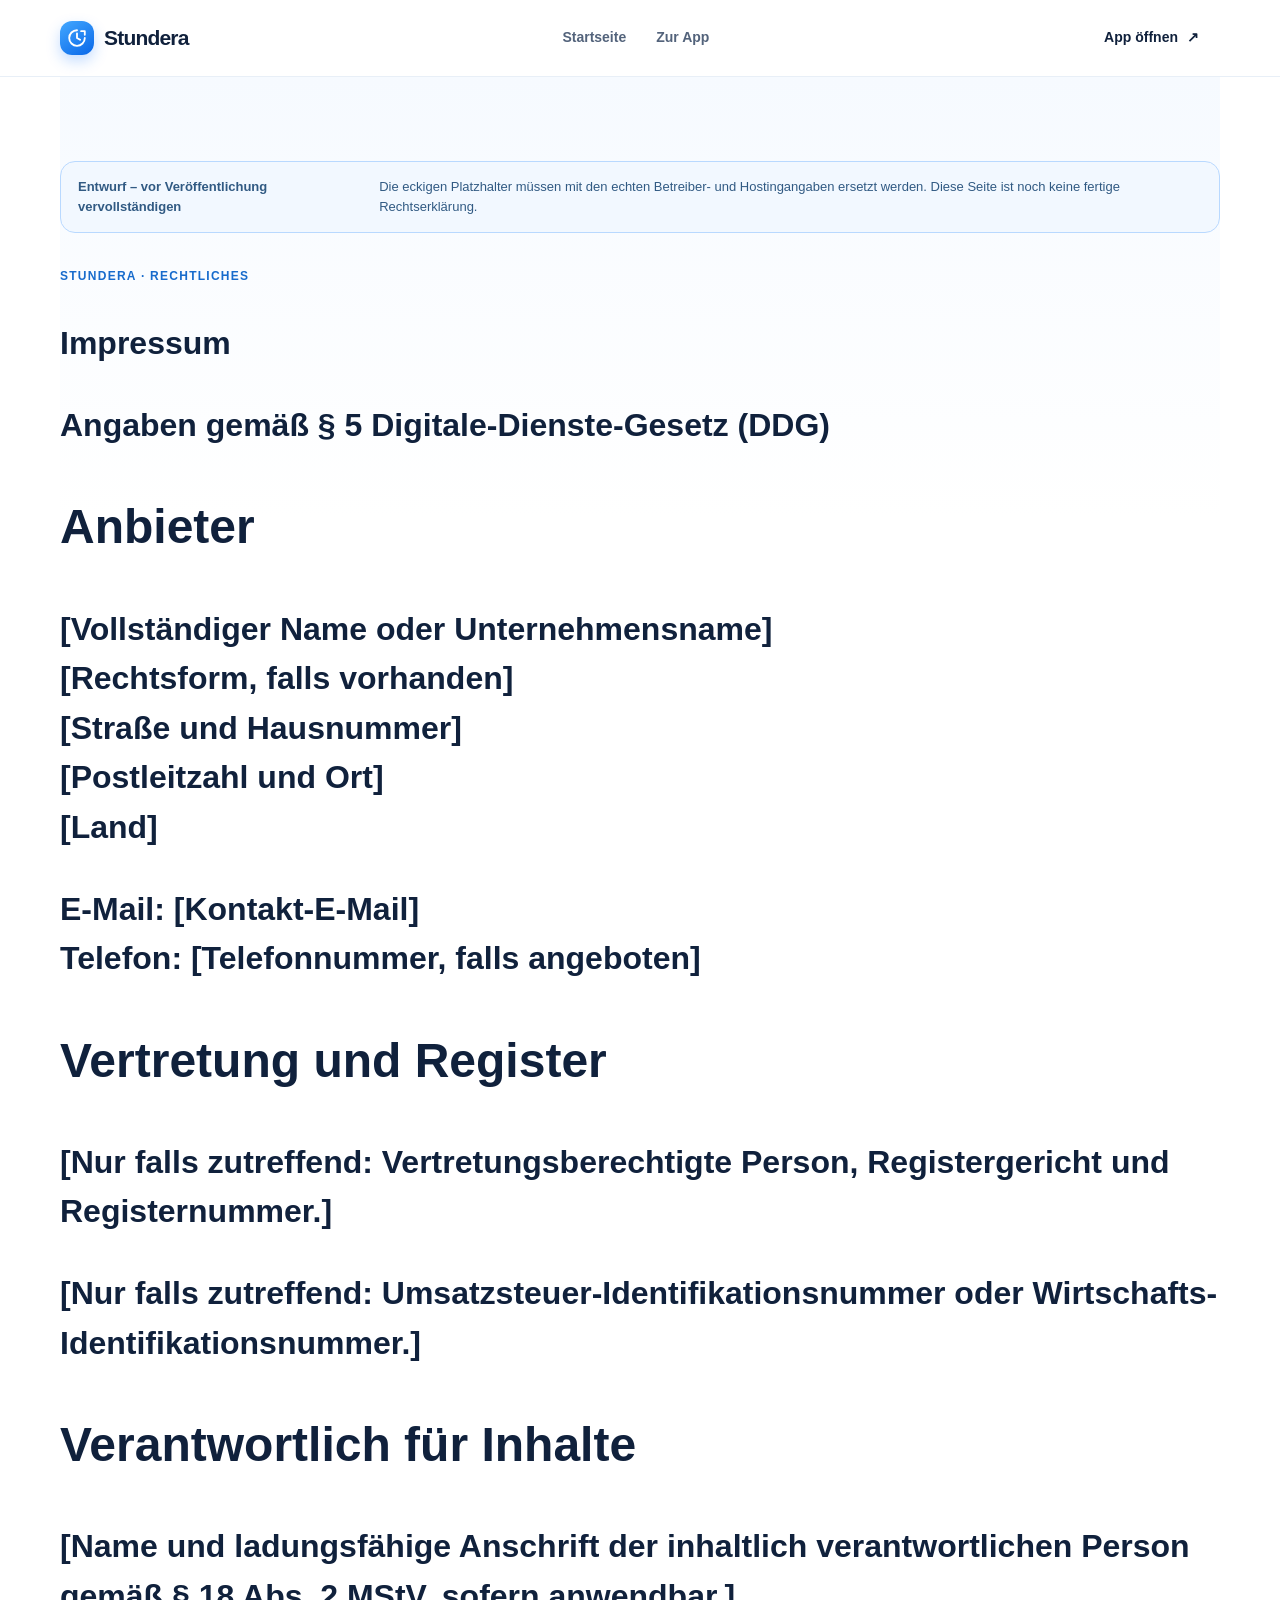
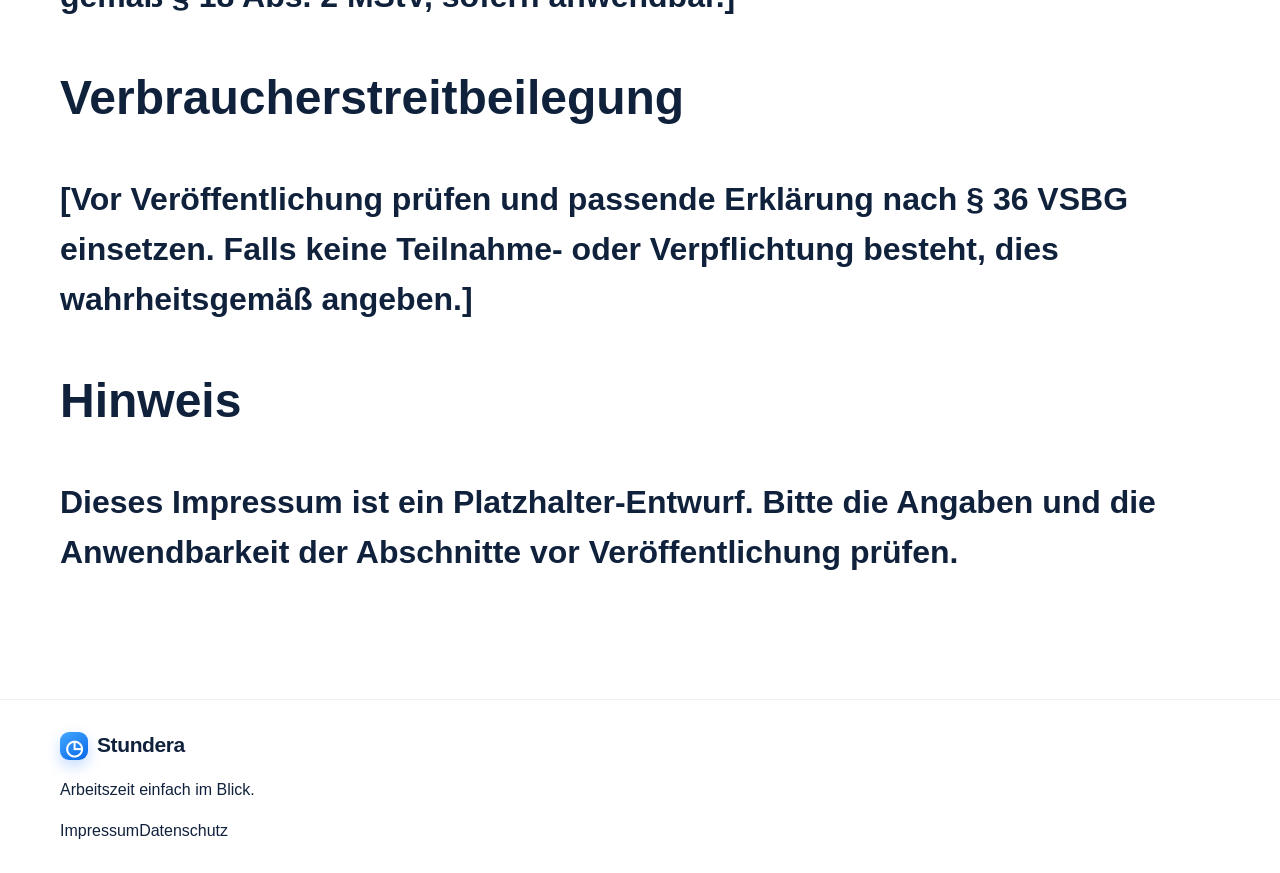
<file: impressum.html>
<!doctype html><html lang="de"><head><meta charset="utf-8"><meta name="viewport" content="width=device-width, initial-scale=1, viewport-fit=cover"><meta name="theme-color" content="#f6faff"><link rel="icon" type="image/png" sizes="192x192" href="icon-192.png"><link rel="stylesheet" href="site.css"><title>Impressum | Stundera</title></head><body><a class="skip-link" href="#main">Zum Inhalt</a>
<header class="site-header"><div class="container nav-wrap">
  <a class="brand" href="/" aria-label="Stundera Startseite"><span class="brand-mark" aria-hidden="true"><svg viewBox="0 0 24 24" fill="none"><path d="M12 3.5a8.5 8.5 0 1 0 8.5 8.5" stroke="currentColor" stroke-width="2" stroke-linecap="round"/><path d="M12 7v5l3.4 2" stroke="currentColor" stroke-width="2" stroke-linecap="round" stroke-linejoin="round"/><path d="M16.5 4.5h4v4" stroke="currentColor" stroke-width="2" stroke-linecap="round" stroke-linejoin="round"/></svg></span><span>Stundera</span></a>
  <nav class="main-nav" aria-label="Hauptnavigation"><a href="/">Startseite</a><a href="https://app.stundera.de/">Zur App</a></nav>
  <a class="button button-small" href="https://app.stundera.de/">App öffnen <span aria-hidden="true">↗</span></a>
</div></header><main id="main" class="container legal-page"><div class="legal-draft" role="note"><strong>Entwurf – vor Veröffentlichung vervollständigen</strong><span>Die eckigen Platzhalter müssen mit den echten Betreiber- und Hostingangaben ersetzt werden. Diese Seite ist noch keine fertige Rechtserklärung.</span></div><p class="eyebrow">STUNDERA · RECHTLICHES</p><h1>Impressum
<p>Angaben gemäß § 5 Digitale-Dienste-Gesetz (DDG)</p>
<section class="legal-card"><h2>Anbieter</h2><p><strong>[Vollständiger Name oder Unternehmensname]</strong><br>[Rechtsform, falls vorhanden]<br>[Straße und Hausnummer]<br>[Postleitzahl und Ort]<br>[Land]</p>
<p>E-Mail: <a href="mailto:[Kontakt-E-Mail]">[Kontakt-E-Mail]</a><br>Telefon: [Telefonnummer, falls angeboten]</p></section>
<section class="legal-card"><h2>Vertretung und Register</h2><p>[Nur falls zutreffend: Vertretungsberechtigte Person, Registergericht und Registernummer.]</p><p>[Nur falls zutreffend: Umsatzsteuer-Identifikationsnummer oder Wirtschafts-Identifikationsnummer.]</p></section>
<section class="legal-card"><h2>Verantwortlich für Inhalte</h2><p>[Name und ladungsfähige Anschrift der inhaltlich verantwortlichen Person gemäß § 18 Abs. 2 MStV, sofern anwendbar.]</p></section>
<section class="legal-card"><h2>Verbraucherstreitbeilegung</h2><p>[Vor Veröffentlichung prüfen und passende Erklärung nach § 36 VSBG einsetzen. Falls keine Teilnahme- oder Verpflichtung besteht, dies wahrheitsgemäß angeben.]</p></section>
<section class="legal-card"><h2>Hinweis</h2><p>Dieses Impressum ist ein Platzhalter-Entwurf. Bitte die Angaben und die Anwendbarkeit der Abschnitte vor Veröffentlichung prüfen.</p></section>
</main><footer class="site-footer"><div class="container footer-inner"><a class="brand footer-brand" href="/"><span class="brand-mark" aria-hidden="true">◷</span><span>Stundera</span></a><p>Arbeitszeit einfach im Blick.</p><nav aria-label="Rechtliche Informationen"><a href="/impressum.html">Impressum</a><a href="/datenschutz.html">Datenschutz</a></nav></div></footer></body></html>
</file>
<file: site.css>
@charset "UTF-8";
:root{
  color-scheme:light;
  --ink:#10213c;
  --muted:#66758f;
  --blue:#1677ff;
  --blue-strong:#0759d1;
  --blue-light:#52aaff;
  --sky:#eef6ff;
  --pale:#f7faff;
  --line:#e1eaf5;
  --white:#fff;
  --shadow:0 28px 80px rgba(26,72,132,.13);
  --shadow-soft:0 14px 38px rgba(26,72,132,.09);
  --radius:28px;
}
*{box-sizing:border-box}
html{scroll-behavior:smooth;scroll-padding-top:96px}
body{margin:0;background:#fff;color:var(--ink);font-family:-apple-system,BlinkMacSystemFont,"SF Pro Display","Segoe UI",sans-serif;font-size:16px;line-height:1.55;-webkit-font-smoothing:antialiased}
a{color:inherit;text-decoration:none}
button{font:inherit}
img,svg{display:block}
.skip-link{position:absolute;left:14px;top:-60px;z-index:100;padding:10px 14px;background:#fff;border-radius:12px;color:var(--blue)}
.skip-link:focus{top:12px}
.container{width:min(1160px,calc(100% - 48px));margin-inline:auto}
.site-header{position:sticky;top:0;z-index:30;background:rgba(255,255,255,.8);backdrop-filter:blur(18px);-webkit-backdrop-filter:blur(18px);border-bottom:1px solid rgba(225,234,245,.75)}
.nav-wrap{height:76px;display:flex;align-items:center;justify-content:space-between;gap:22px}
.brand{display:inline-flex;align-items:center;gap:10px;font-size:21px;font-weight:760;letter-spacing:-.8px;white-space:nowrap}
.brand-mark{width:34px;height:34px;border-radius:12px;display:grid;place-items:center;color:#fff;background:linear-gradient(145deg,#43a8ff,#0866e8);box-shadow:0 6px 14px rgba(22,119,255,.25)}
.brand-mark svg{width:22px;height:22px}
.main-nav{display:flex;align-items:center;gap:30px;color:#53637b;font-size:14px;font-weight:560}
.main-nav a:hover,.login-link:hover{color:var(--blue)}
.nav-actions{display:flex;align-items:center;gap:20px;font-size:14px;font-weight:650}
.login-link{color:#53637b}
.button{min-height:48px;display:inline-flex;align-items:center;justify-content:center;gap:9px;padding:0 20px;border-radius:15px;border:1px solid transparent;font-size:14px;font-weight:680;transition:transform .2s ease,box-shadow .2s ease,background .2s ease}
.button:hover{transform:translateY(-2px)}
.button svg{width:17px;height:17px}
.button-primary{color:#fff;background:linear-gradient(120deg,#2188ff,#0966e8);box-shadow:0 9px 22px rgba(22,119,255,.24)}
.button-primary:hover{box-shadow:0 13px 28px rgba(22,119,255,.3)}
.button-secondary{color:#145db6;background:#fff;border-color:#dce8f7}
.button-secondary:hover{background:#f8fbff}
.menu-toggle{display:none;width:42px;height:42px;border:1px solid var(--line);border-radius:13px;background:#fff;color:var(--ink);align-items:center;justify-content:center}
.menu-toggle svg{width:20px;height:20px}
.mobile-menu{padding:0 24px 18px;display:grid;gap:8px}
.mobile-menu[hidden]{display:none}
.mobile-menu a{padding:12px 4px;color:#51617a}
.mobile-menu .button{margin-top:4px}
.hero{position:relative;isolation:isolate;overflow:hidden;background:radial-gradient(ellipse at 77% 28%,rgba(115,185,255,.23),transparent 36%),linear-gradient(180deg,#f6faff 0%,#fff 94%);padding:82px 0 102px}
.hero::before,.hero::after{content:"";position:absolute;z-index:-1;pointer-events:none;border-radius:50%;filter:blur(1px)}
.hero::before{width:460px;height:460px;right:-180px;top:80px;background:radial-gradient(circle,rgba(44,145,255,.12),transparent 68%)}
.hero::after{width:300px;height:300px;left:-190px;bottom:-140px;background:radial-gradient(circle,rgba(91,182,255,.13),transparent 70%)}
.hero-grid{display:grid;grid-template-columns:.93fr 1.07fr;align-items:center;gap:64px}
.eyebrow{display:inline-flex;align-items:center;gap:9px;color:#176bcc;font-size:12px;letter-spacing:.105em;text-transform:uppercase;font-weight:760}
.eyebrow-dot{width:7px;height:7px;border-radius:50%;background:#27a3ff;box-shadow:0 0 0 5px rgba(39,163,255,.12)}
.hero h1{max-width:600px;margin:20px 0 18px;font-size:clamp(46px,6vw,76px);line-height:.99;letter-spacing:-.065em;font-weight:780}
.hero h1 span{color:#1677ed}
.hero-copy>p{max-width:490px;margin:0;color:#5d6d85;font-size:18px;line-height:1.65}
.hero-actions{display:flex;align-items:center;gap:13px;margin-top:30px;flex-wrap:wrap}
.hero-note{margin:14px 0 0!important;font-size:13px!important;color:#74819a!important}
.hero-points{display:flex;gap:17px;flex-wrap:wrap;margin-top:31px;color:#61718a;font-size:12px;font-weight:570}
.hero-points span{display:inline-flex;align-items:center;gap:6px}
.hero-points svg{width:15px;height:15px;color:#21a376}
.hero-visual{position:relative;min-height:510px;display:grid;place-items:center}
.hero-glow{position:absolute;inset:8% 3% 4%;border-radius:48%;background:radial-gradient(ellipse,rgba(58,151,255,.18),rgba(58,151,255,.04) 56%,transparent 70%);filter:blur(14px)}
.dashboard-preview{position:relative;width:min(100%,510px);padding:24px;border:1px solid rgba(255,255,255,.8);border-radius:30px;background:rgba(255,255,255,.92);box-shadow:0 38px 100px rgba(30,83,145,.19);transform:rotateY(-5deg) rotateX(2deg);animation:card-hover 7s ease-in-out infinite}
.demo-top{display:flex;align-items:center;justify-content:space-between;gap:14px}
.demo-brand{display:flex;align-items:center;gap:9px;font-weight:740;font-size:15px;letter-spacing:-.35px}
.demo-brand .brand-mark{width:28px;height:28px;border-radius:9px}
.demo-brand .brand-mark svg{width:18px;height:18px}
.demo-month{display:flex;align-items:center;gap:7px;padding:8px 11px;border-radius:11px;background:#f4f8fd;color:#61718a;font-size:11px;font-weight:650}
.demo-greeting{margin-top:24px;color:#8290a4;font-size:11px}
.demo-title{margin-top:2px;font-size:20px;font-weight:740;letter-spacing:-.5px}
.demo-stats{display:grid;grid-template-columns:repeat(3,1fr);gap:10px;margin-top:17px}
.demo-stat{min-height:85px;padding:12px;border:1px solid #ebf0f7;border-radius:17px;background:#fff}
.demo-stat small{display:block;color:#7c8ba0;font-size:10px}
.demo-stat strong{display:block;margin-top:7px;font-size:18px;letter-spacing:-.5px}
.demo-stat:nth-child(1) strong{color:#146bd9}.demo-stat:nth-child(2) strong{color:#15335d}.demo-stat:nth-child(3) strong{color:#0c9a72}
.demo-total{display:flex;justify-content:space-between;align-items:center;gap:12px;margin-top:12px;padding:16px 18px;border-radius:18px;color:#fff;background:linear-gradient(115deg,#1877ec,#4b9eff);box-shadow:0 10px 22px rgba(26,119,232,.2)}
.demo-total small{display:block;opacity:.78;font-size:10px}
.demo-total strong{display:block;margin-top:3px;font-size:24px;letter-spacing:-.8px}
.demo-total .period{font-size:11px;opacity:.86}
.demo-chart{margin-top:15px;padding:15px;border:1px solid #edf2f8;border-radius:17px;background:#fff}
.demo-chart-head{display:flex;justify-content:space-between;color:#6b7a90;font-size:10px;font-weight:650}
.chart-area{height:84px;display:flex;align-items:end;justify-content:space-around;gap:10px;padding:12px 5px 0;border-bottom:1px solid #eff2f7}
.chart-bar{width:9%;min-width:12px;border-radius:6px 6px 2px 2px;background:linear-gradient(180deg,#58b7ff,#237af0);transform-origin:bottom;animation:bar-rise 1.1s ease both}
.chart-bar:nth-child(1){height:35%}.chart-bar:nth-child(2){height:54%;animation-delay:.08s}.chart-bar:nth-child(3){height:43%;animation-delay:.14s}.chart-bar:nth-child(4){height:77%;animation-delay:.2s}.chart-bar:nth-child(5){height:58%;animation-delay:.26s}.chart-bar:nth-child(6){height:90%;animation-delay:.32s}.chart-bar:nth-child(7){height:66%;animation-delay:.38s}.chart-bar:nth-child(8){height:82%;animation-delay:.44s}
.demo-chart-foot{display:flex;justify-content:space-between;padding-top:8px;color:#99a5b5;font-size:9px}
.demo-shifts{display:flex;align-items:center;justify-content:space-between;margin-top:13px;padding:11px 13px;border-radius:14px;background:#f7faff;font-size:10px}
.demo-shifts span{color:#718097}.demo-shifts strong{font-size:11px}
.floating-chip{position:absolute;display:flex;align-items:center;gap:10px;padding:12px 15px;border:1px solid rgba(255,255,255,.9);border-radius:17px;background:rgba(255,255,255,.95);box-shadow:var(--shadow-soft);animation:chip-hover 6s ease-in-out infinite}
.floating-chip svg{width:20px;height:20px;color:#1e84f2}
.floating-chip small{display:block;color:#8693a6;font-size:9px}
.floating-chip strong{display:block;margin-top:1px;font-size:12px}
.chip-one{left:-4%;top:17%;animation-delay:-1s}.chip-two{right:-4%;bottom:15%;animation-delay:-3s}
.section{padding:104px 0}
.section-soft{background:linear-gradient(180deg,#f7fbff,#f1f7ff)}
.section-heading{max-width:690px;margin:0 auto 48px;text-align:center}
.section-heading .eyebrow{justify-content:center}
.section-heading h2{margin:14px 0 12px;font-size:clamp(34px,4vw,50px);line-height:1.08;letter-spacing:-.05em;font-weight:760}
.section-heading p{margin:0 auto;max-width:610px;color:var(--muted);font-size:17px;line-height:1.65}
.feature-grid{display:grid;grid-template-columns:repeat(3,1fr);gap:19px}
.feature-card{min-height:225px;padding:27px;border:1px solid #e7eef8;border-radius:23px;background:#fff;box-shadow:0 10px 26px rgba(40,78,124,.04);transition:transform .22s ease,box-shadow .22s ease}
.feature-card:hover{transform:translateY(-5px);box-shadow:var(--shadow-soft)}
.feature-icon{width:45px;height:45px;display:grid;place-items:center;border-radius:15px;background:#eaf4ff;color:#1677ed}
.feature-icon svg{width:22px;height:22px}
.feature-card h3{margin:19px 0 8px;font-size:18px;letter-spacing:-.35px}
.feature-card p{margin:0;color:#697890;font-size:14px;line-height:1.6}
.showcase{display:grid;grid-template-columns:.9fr 1.1fr;align-items:center;gap:64px;padding:34px 0}
.showcase:nth-of-type(even){grid-template-columns:1.1fr .9fr}
.showcase:nth-of-type(even) .showcase-copy{order:2}
.showcase:nth-of-type(even) .showcase-visual{order:1}
.showcase-copy .eyebrow{margin-bottom:13px}
.showcase-copy h3{margin:0 0 14px;font-size:clamp(31px,3.6vw,45px);line-height:1.08;letter-spacing:-.05em}
.showcase-copy p{margin:0;color:#66758d;font-size:16px;line-height:1.7}
.showcase-points{display:grid;gap:11px;margin:22px 0 0;padding:0;list-style:none;color:#52647c;font-size:14px}
.showcase-points li{display:flex;align-items:flex-start;gap:10px}
.showcase-points svg{width:18px;height:18px;flex:none;margin-top:2px;color:#16a67a}
.mock-form,.mock-history,.mock-templates{position:relative;max-width:520px;margin:auto;padding:24px;border:1px solid #e8eef7;border-radius:26px;background:#fff;box-shadow:var(--shadow)}
.mock-caption{position:absolute;top:-12px;right:20px;padding:5px 10px;border-radius:9px;background:#eaf4ff;color:#1b69bc;font-size:10px;font-weight:710;letter-spacing:.04em}
.mock-window-top{display:flex;align-items:center;justify-content:space-between;margin-bottom:20px}
.mock-window-top strong{font-size:14px}.mock-window-top span{color:#8390a4;font-size:11px}
.mock-label{display:block;margin:13px 0 6px;color:#718097;font-size:10px;font-weight:650}
.mock-input{height:43px;display:flex;align-items:center;justify-content:space-between;padding:0 13px;border:1px solid #e5ebf3;border-radius:12px;color:#244062;background:#fbfdff;font-size:12px}
.mock-input em{color:#8390a4;font-size:10px;font-style:normal}
.mock-input-row{display:grid;grid-template-columns:1fr 1fr;gap:12px}
.mock-save{height:43px;display:flex;align-items:center;justify-content:center;margin-top:17px;border-radius:12px;background:linear-gradient(110deg,#1980f4,#1267db);color:#fff;font-size:12px;font-weight:700;box-shadow:0 7px 15px rgba(22,119,255,.18)}
.mock-result{display:flex;align-items:center;justify-content:space-between;gap:12px;margin-top:14px;padding:13px 14px;border-radius:13px;background:#eff8ff;color:#175caa;font-size:11px}
.mock-result strong{font-size:13px}
.mock-history{padding:22px}
.mock-history-head{display:flex;align-items:center;justify-content:space-between;padding:2px 2px 15px}
.mock-history-head strong{font-size:15px}.mock-history-head span{color:#7c8ba0;font-size:10px}
.mock-month{overflow:hidden;border:1px solid #edf1f7;border-radius:17px}
.mock-month-title{display:flex;align-items:center;justify-content:space-between;padding:13px 15px;background:#f5f9fe}
.mock-month-title strong{font-size:13px}.mock-month-title span{color:#59708e;font-size:10px}
.mock-row{display:flex;align-items:center;justify-content:space-between;gap:12px;padding:13px 15px;border-top:1px solid #eff3f8}
.mock-row small{display:block;color:#8a97a8;font-size:9px}.mock-row strong{font-size:11px}
.mock-row .right{text-align:right}
.mock-template-wrap{display:grid;grid-template-columns:1fr 1fr;gap:13px}
.template-card{padding:17px;border:1px solid #e6eef8;border-radius:18px;background:#fff}
.template-card .template-icon{width:34px;height:34px;display:grid;place-items:center;border-radius:11px;background:#edf6ff;color:#1578e8}
.template-icon svg{width:18px;height:18px}
.template-card strong{display:block;margin-top:13px;font-size:13px}
.template-card span{display:block;margin-top:3px;color:#7c8ba0;font-size:10px}
.sync-card{max-width:520px;margin:auto;padding:26px;border:1px solid #e6eef8;border-radius:26px;background:linear-gradient(145deg,#fff,#f4f9ff);box-shadow:var(--shadow)}
.sync-orbit{position:relative;width:235px;height:235px;display:grid;place-items:center;margin:auto;border-radius:50%;background:radial-gradient(circle,#fff 0 34%,#eaf4ff 35% 61%,#f4f9ff 62%);border:1px solid #dcecff}
.sync-orbit::before,.sync-orbit::after{content:"";position:absolute;inset:24px;border:1px solid rgba(36,128,234,.18);border-radius:50%;animation:orbit-pulse 3s ease-out infinite}
.sync-orbit::after{animation-delay:1.5s}
.sync-center{position:relative;z-index:1;width:75px;height:75px;display:grid;place-items:center;border-radius:24px;background:linear-gradient(145deg,#48a8ff,#116be8);color:#fff;box-shadow:0 12px 25px rgba(22,119,255,.25)}
.sync-center svg{width:35px;height:35px}
.sync-device{position:absolute;z-index:2;width:45px;height:45px;display:grid;place-items:center;border:1px solid #e0ebf8;border-radius:15px;background:#fff;color:#267cdf;box-shadow:0 8px 18px rgba(25,83,146,.1)}
.sync-device svg{width:22px;height:22px}
.sync-device.one{top:13px;left:96px}.sync-device.two{right:9px;bottom:58px}.sync-device.three{left:8px;bottom:58px}
.sync-label{text-align:center;margin-top:18px;color:#61728a;font-size:12px}
.closing{padding:10px 0 108px}
.closing-card{position:relative;overflow:hidden;display:flex;align-items:center;justify-content:space-between;gap:32px;padding:48px 54px;border-radius:30px;color:#fff;background:linear-gradient(120deg,#0e67dc,#258bf3 68%,#60b3ff);box-shadow:0 25px 60px rgba(22,112,220,.2)}
.closing-card::after{content:"";position:absolute;width:360px;height:360px;right:15%;top:-225px;border:1px solid rgba(255,255,255,.22);border-radius:50%;box-shadow:0 0 0 35px rgba(255,255,255,.035),0 0 0 70px rgba(255,255,255,.035)}
.closing-copy{position:relative;z-index:1;max-width:600px}
.closing-copy h2{margin:0 0 10px;font-size:clamp(30px,4vw,43px);line-height:1.08;letter-spacing:-.05em}
.closing-copy p{margin:0;color:rgba(255,255,255,.8);font-size:15px}
.closing-card .button{position:relative;z-index:1;flex:none;color:#1161bd;background:#fff;box-shadow:0 8px 20px rgba(8,51,107,.17)}
.site-footer{padding:29px 0;border-top:1px solid #edf1f6;background:#fff}
.footer-row{display:flex;align-items:center;justify-content:space-between;gap:20px}
.footer-brand{display:flex;align-items:center;gap:9px;font-weight:720;letter-spacing:-.4px}
.footer-brand .brand-mark{width:28px;height:28px;border-radius:9px}
.footer-brand .brand-mark svg{width:18px;height:18px}
.footer-note{color:#8591a2;font-size:12px}
.footer-links{display:flex;gap:21px;color:#65748b;font-size:12px}
.footer-links a:hover{color:var(--blue)}
.legal-page{min-height:calc(100vh - 76px);padding:62px 0 90px;background:linear-gradient(180deg,#f6faff,#fff 440px)}
.legal-shell{max-width:820px;margin:auto}
.back-link{display:inline-flex;align-items:center;gap:8px;color:#176fcf;font-size:13px;font-weight:640}
.back-link svg{width:16px;height:16px}
.legal-content{margin-top:24px;padding:clamp(24px,5vw,54px);border:1px solid #e7eef8;border-radius:28px;background:#fff;box-shadow:var(--shadow-soft)}
.legal-content .eyebrow{font-size:11px}
.legal-content h1{margin:12px 0 12px;font-size:clamp(36px,5vw,54px);line-height:1.05;letter-spacing:-.055em}
.legal-lead{margin:0 0 27px;color:#65748a;font-size:16px}
.legal-draft{display:flex;align-items:flex-start;gap:12px;margin:22px 0;padding:15px 17px;border:1px solid #b9d9ff;border-radius:15px;background:#f2f8ff;color:#315a83;font-size:13px}
.legal-draft svg{width:19px;height:19px;flex:none;color:#1677ed}
.legal-content h2{margin:29px 0 9px;font-size:19px;letter-spacing:-.3px}
.legal-content h2:first-of-type{margin-top:0}
.legal-content p,.legal-content li{color:#5e6e85;font-size:14px;line-height:1.75}
.legal-content p{margin:0 0 13px}
.legal-content ul{padding-left:21px}
.legal-content address{color:#53647d;font-size:14px;line-height:1.8;font-style:normal}
.legal-content a{color:#176fcf;text-decoration:underline;text-underline-offset:3px}
.legal-content .placeholder{display:inline-block;padding:2px 6px;border-radius:5px;background:#fff2ce;color:#775900;font-weight:630}
.legal-footnote{margin-top:34px!important;padding-top:18px;border-top:1px solid #edf1f6;color:#8390a0!important;font-size:12px!important}
.legal-back-cta{display:flex;justify-content:center;margin-top:26px}
.legal-back-cta .button{min-width:180px}
.js-motion .reveal{opacity:0;transform:translateY(18px);transition:opacity .65s ease,transform .65s cubic-bezier(.2,.75,.2,1)}
.js-motion .reveal.is-visible{opacity:1;transform:translateY(0)}
.js-motion .delay-1{transition-delay:.1s}.js-motion .delay-2{transition-delay:.18s}.js-motion .delay-3{transition-delay:.26s}
@keyframes card-hover{0%,100%{transform:translateY(0) rotateY(-5deg) rotateX(2deg)}50%{transform:translateY(-9px) rotateY(-3deg) rotateX(2deg)}}
@keyframes chip-hover{0%,100%{transform:translateY(0)}50%{transform:translateY(-8px)}}
@keyframes bar-rise{from{transform:scaleY(.25);opacity:.35}to{transform:scaleY(1);opacity:1}}
@keyframes orbit-pulse{0%{transform:scale(.68);opacity:.5}100%{transform:scale(1.32);opacity:0}}
@media(max-width:980px){
  .main-nav{gap:18px}.nav-actions{gap:14px}
  .hero-grid{grid-template-columns:1fr;gap:25px}
  .hero-copy{max-width:720px;margin:auto;text-align:center}
  .hero-copy>p{margin-inline:auto}
  .hero-actions,.hero-points{justify-content:center}
  .hero-visual{min-height:470px}
  .showcase,.showcase:nth-of-type(even){grid-template-columns:1fr;gap:33px}
  .showcase:nth-of-type(even) .showcase-copy,.showcase:nth-of-type(even) .showcase-visual{order:initial}
}
@media(max-width:720px){
  .container{width:min(100% - 36px,560px)}
  .nav-wrap{height:68px}
  .main-nav,.nav-actions{display:none}
  .menu-toggle{display:flex}
  .hero{padding:62px 0 70px}
  .hero h1{font-size:clamp(45px,12vw,65px)}
  .hero-copy>p{font-size:16px}
  .hero-actions{gap:10px}
  .hero-actions .button{flex:1;min-width:150px}
  .hero-points{gap:11px;font-size:11px}
  .hero-visual{min-height:420px;margin:0 -4px}
  .dashboard-preview{padding:17px;border-radius:23px;transform:none;animation:card-hover 7s ease-in-out infinite}
  .demo-stats{gap:7px}.demo-stat{padding:10px 9px;min-height:78px}.demo-stat strong{font-size:15px}
  .chip-one{left:-2%;top:5%}.chip-two{right:-2%;bottom:3%}
  .floating-chip{padding:9px 11px}
  .section{padding:76px 0}
  .section-heading{margin-bottom:34px}
  .section-heading p{font-size:15px}
  .feature-grid{grid-template-columns:1fr;gap:12px}
  .feature-card{min-height:0;padding:22px}
  .showcase{padding:18px 0 34px}
  .showcase-copy h3{font-size:34px}
  .mock-form,.mock-history,.mock-templates,.sync-card{padding:18px;border-radius:22px}
  .mock-template-wrap{gap:9px}
  .template-card{padding:14px}
  .closing{padding:0 0 76px}
  .closing-card{align-items:flex-start;flex-direction:column;padding:31px 25px;border-radius:24px}
  .closing-card .button{width:100%}
  .footer-row{align-items:flex-start;flex-direction:column}
  .footer-links{flex-wrap:wrap;gap:15px}
  .legal-page{padding:40px 0 65px}
  .legal-content{border-radius:22px}
}
@media(max-width:390px){
  .container{width:calc(100% - 28px)}
  .brand{font-size:19px}
  .hero-actions{align-items:stretch;flex-direction:column}
  .hero-actions .button{width:100%}
  .demo-stats{grid-template-columns:1fr 1fr}
  .demo-stat:nth-child(3){display:none}
  .demo-total strong{font-size:21px}
  .hero-visual{min-height:390px}
  .floating-chip{font-size:10px}
  .chip-one{top:0}.chip-two{bottom:0}
  .mock-input-row{grid-template-columns:1fr}
}
@media(prefers-reduced-motion:reduce){
  *,*::before,*::after{scroll-behavior:auto!important;animation-duration:.01ms!important;animation-iteration-count:1!important;transition-duration:.01ms!important}
  .js-motion .reveal{opacity:1;transform:none}
}
</file>
